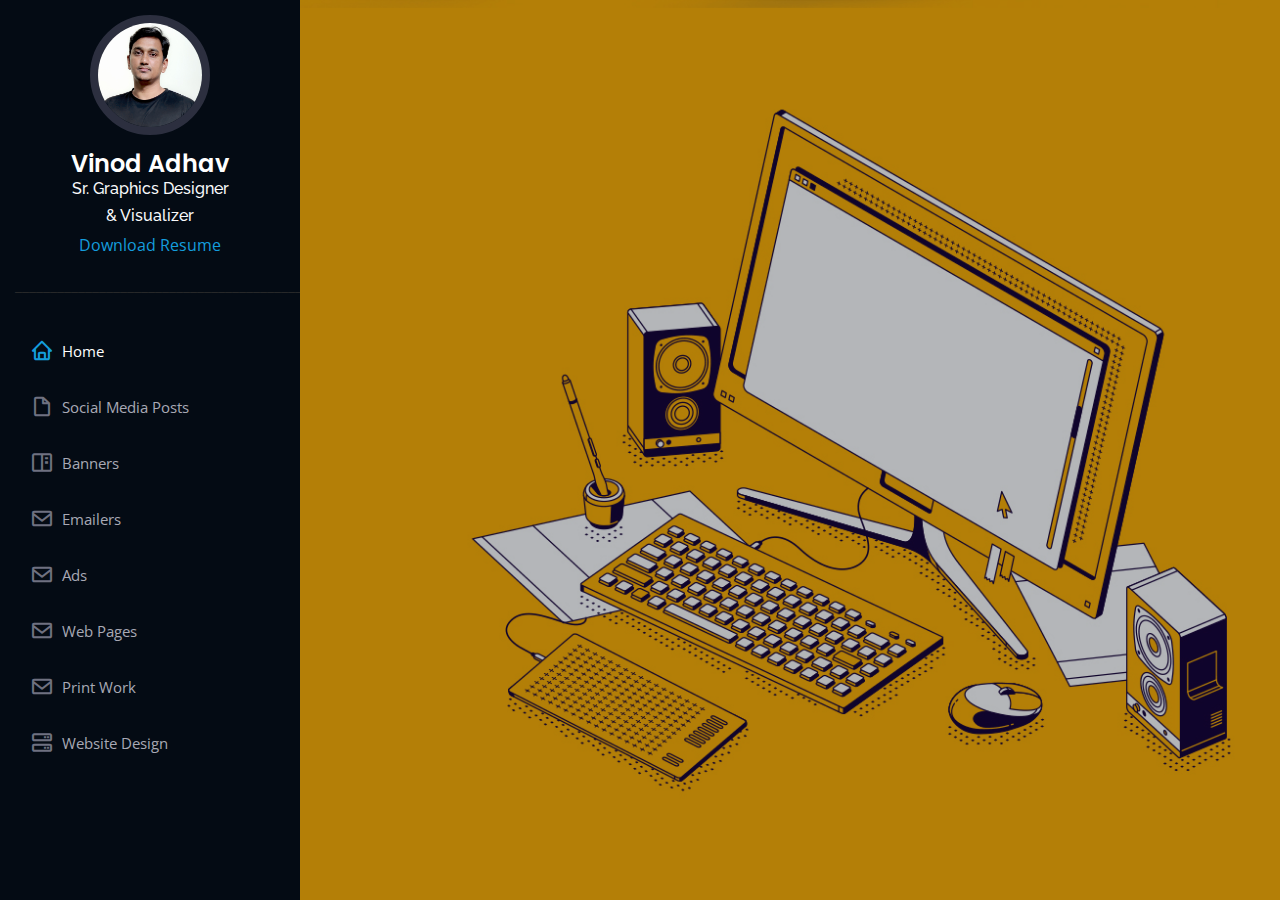
<file: index.html>
<!DOCTYPE html>
<html lang="en">

<head>
  <meta charset="utf-8">
  <meta content="width=device-width, initial-scale=1.0" name="viewport">

  <title>Vinod Adhav</title>
  <meta content="" name="description">
  <meta content="" name="keywords">

  <!-- Favicons -->
  <link href="assets/img/favicon.png" rel="icon">
  <link href="assets/img/apple-touch-icon.png" rel="apple-touch-icon">

  <!-- Google Fonts -->
  <link href="https://fonts.googleapis.com/css?family=Open+Sans:300,300i,400,400i,600,600i,700,700i|Raleway:300,300i,400,400i,500,500i,600,600i,700,700i|Poppins:300,300i,400,400i,500,500i,600,600i,700,700i" rel="stylesheet">

  <!-- Vendor CSS Files -->
  <link href="assets/vendor/aos/aos.css" rel="stylesheet">
  <link href="assets/vendor/bootstrap/css/bootstrap.min.css" rel="stylesheet">
  <link href="assets/vendor/bootstrap-icons/bootstrap-icons.css" rel="stylesheet">
  <link href="assets/vendor/boxicons/css/boxicons.min.css" rel="stylesheet">
  <link href="assets/vendor/glightbox/css/glightbox.min.css" rel="stylesheet">
  <link href="assets/vendor/swiper/swiper-bundle.min.css" rel="stylesheet">

  <!-- Template Main CSS File -->
  <link href="assets/css/style.css" rel="stylesheet">

  <!-- =======================================================
  * Template Name: iPortfolio - v3.10.0
  * Template URL: https://bootstrapmade.com/iportfolio-bootstrap-portfolio-websites-template/
  * Author: BootstrapMade.com
  * License: https://bootstrapmade.com/license/
  ======================================================== -->
</head>

<body>

  <!-- ======= Mobile nav toggle button ======= -->
  <i class="bi bi-list mobile-nav-toggle d-xl-none"></i>

  <!-- ======= Header ======= -->
  <header id="header">
    <div class="d-flex flex-column">

      <div class="profile">
        <img src="assets/img/profile-img.jpg" alt="" class="img-fluid rounded-circle">
        <h1 class="text-light"><a href="index.html">Vinod Adhav</a></h1>
        <h6 class="text-light" style="text-align: center">Sr. Graphics Designer</h6>
        <h6 class="text-light" style="text-align: center"> & Visualizer</h6>
		<div class="resume" style="text-align: center;">
			<a href="assets/img/resume.jpg" download>Download Resume</a>
		</div>
        <div class="social-links mt-3 text-center">
		__________________________________________________________________
		</div>
	
      </div>

      <nav id="navbar" class="nav-menu navbar">
        <ul>
          <li><a href="" class="nav-link scrollto active"><i class="bx bx-home"></i> <span>Home</span></a></li>
          <li><a href="social-media.html" class="nav-link scrollto"><i class="bx bx-file-blank"></i> <span>Social Media Posts</span></a></li>
          <li><a href="banners.html" class="nav-link scrollto"><i class="bx bx-book-content"></i> <span>Banners</span></a></li>
          <li><a href="emailers.html" class="nav-link scrollto"><i class="bx bx-envelope"></i> <span>Emailers</span></a></li>
          <li><a href="ads.html" class="nav-link scrollto"><i class="bx bx-envelope"></i> <span>Ads</span></a></li>
          <li><a href="blogger.html" class="nav-link scrollto"><i class="bx bx-envelope"></i> <span>Web Pages</span></a></li>
          <li><a href="print-work.html" class="nav-link scrollto"><i class="bx bx-envelope"></i> <span>Print Work</span></a></li>
          <li><a href="website-design.html" class="nav-link scrollto"><i class="bx bx-server"></i> <span>Website Design</span></a></li>
        </ul>
      </nav><!-- .nav-menu -->
    </div>
  </header><!-- End Header -->

  <!-- ======= Hero Section ======= -->
  <section id="hero" class="d-flex flex-column justify-content-center align-items-center">
    <!-- <div class="hero-container" data-aos="fade-in">
      <h1>Vinod Adhav</h1>
      <p>I'm <span class="typed" data-typed-items="Designer, Freelancer, Photographer"></span>
	</p>
	  <button type="submit" class="resume-download"> <a href="assets/img//resume.jpg" download>Download Resume</a> </button>
    </div> -->
  </section><!-- End Hero -->

  <main id="main">


  </main><!-- End #main -->


  <a href="#" class="back-to-top d-flex align-items-center justify-content-center"><i class="bi bi-arrow-up-short"></i></a>

  <!-- Vendor JS Files -->
  <script src="assets/vendor/purecounter/purecounter_vanilla.js"></script>
  <script src="assets/vendor/aos/aos.js"></script>
  <script src="assets/vendor/bootstrap/js/bootstrap.bundle.min.js"></script>
  <script src="assets/vendor/glightbox/js/glightbox.min.js"></script>
  <script src="assets/vendor/isotope-layout/isotope.pkgd.min.js"></script>
  <script src="assets/vendor/swiper/swiper-bundle.min.js"></script>
  <script src="assets/vendor/typed.js/typed.min.js"></script>
  <script src="assets/vendor/waypoints/noframework.waypoints.js"></script>
  <script src="assets/vendor/php-email-form/validate.js"></script>
  <script src="https://ajax.googleapis.com/ajax/libs/jquery/1.7.1/jquery.min.js" type="text/javascript"></script>

  <script src="assets/vendor/isotope/isotope.pkgd.js"></script>
  <!-- load jQuery 1.10 -->
<!-- <script type="text/javascript" src="jquery-1.10.js"></script>
<script type="text/javascript">
var jQuery110 = $.noConflict(true);
</script> -->
  <!-- Template Main JS File -->
  <script src="assets/js/main.js"></script>

</body>

</html>
</file>
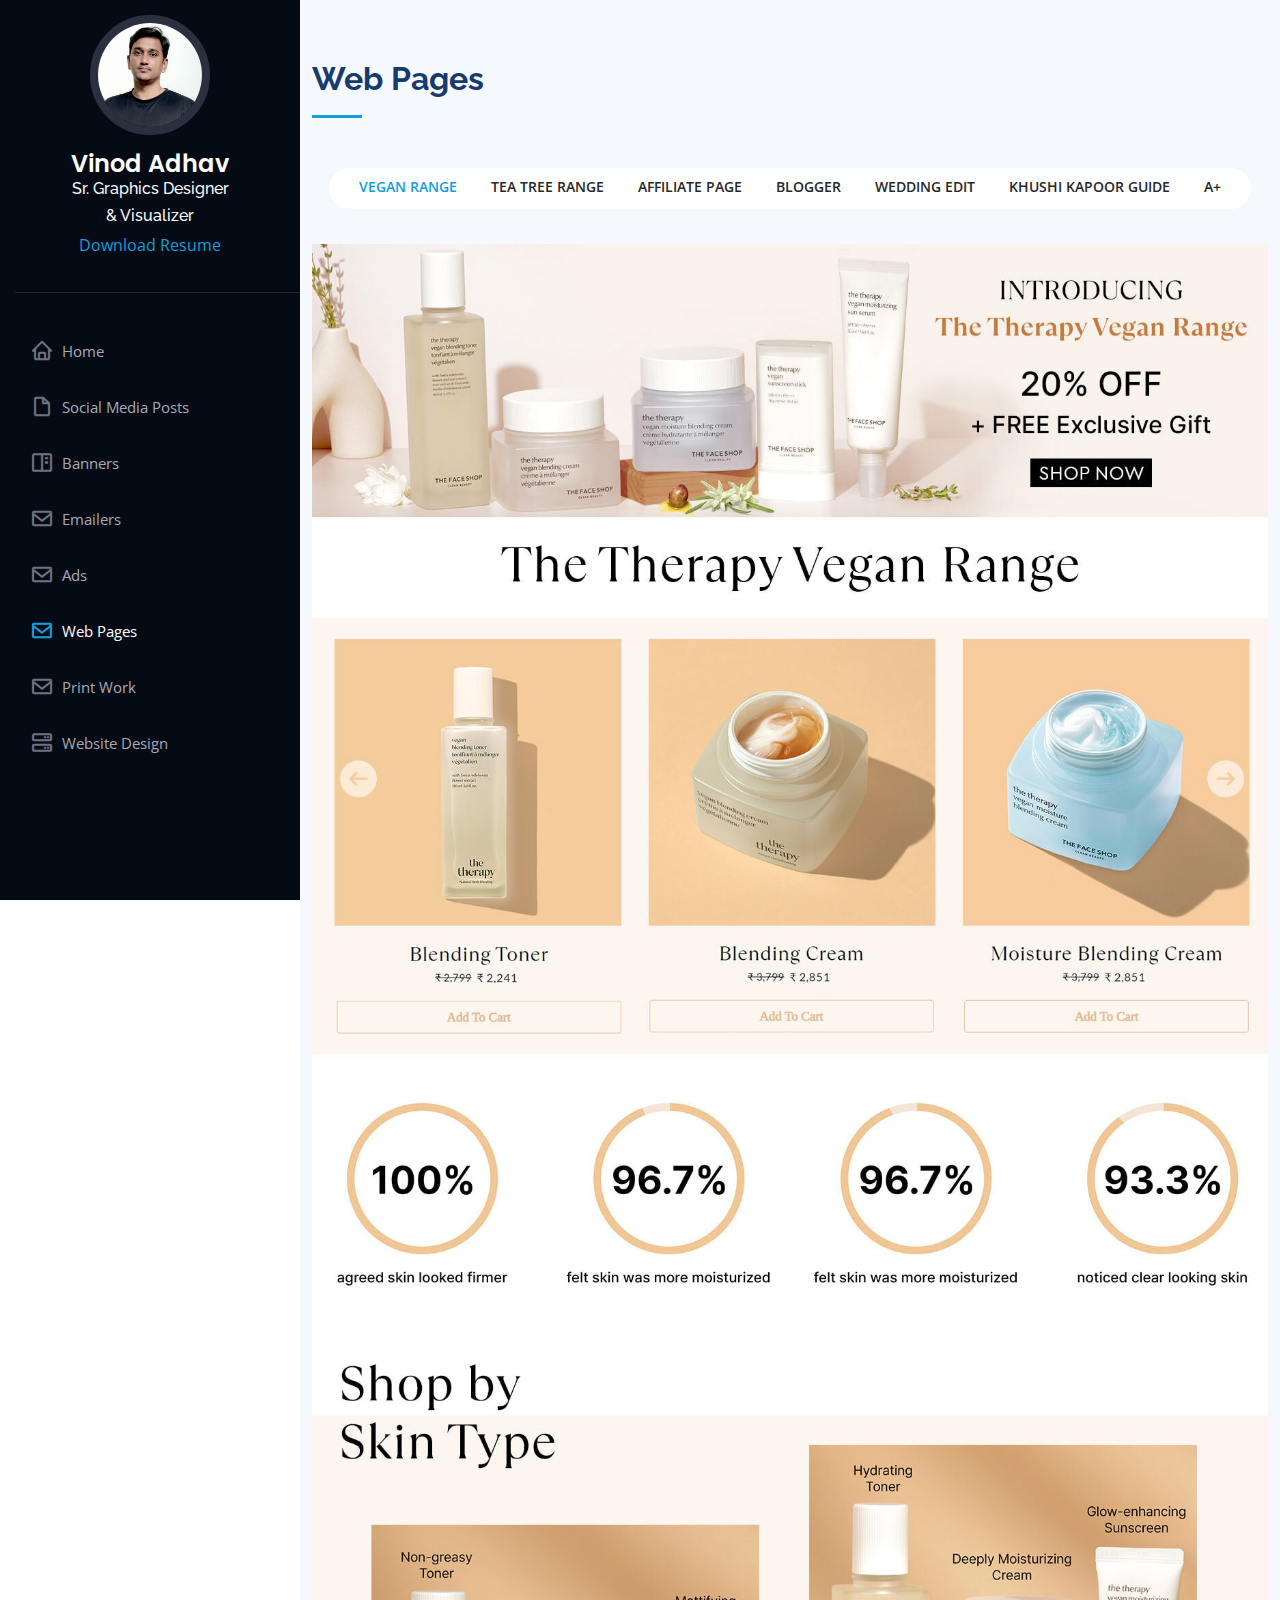
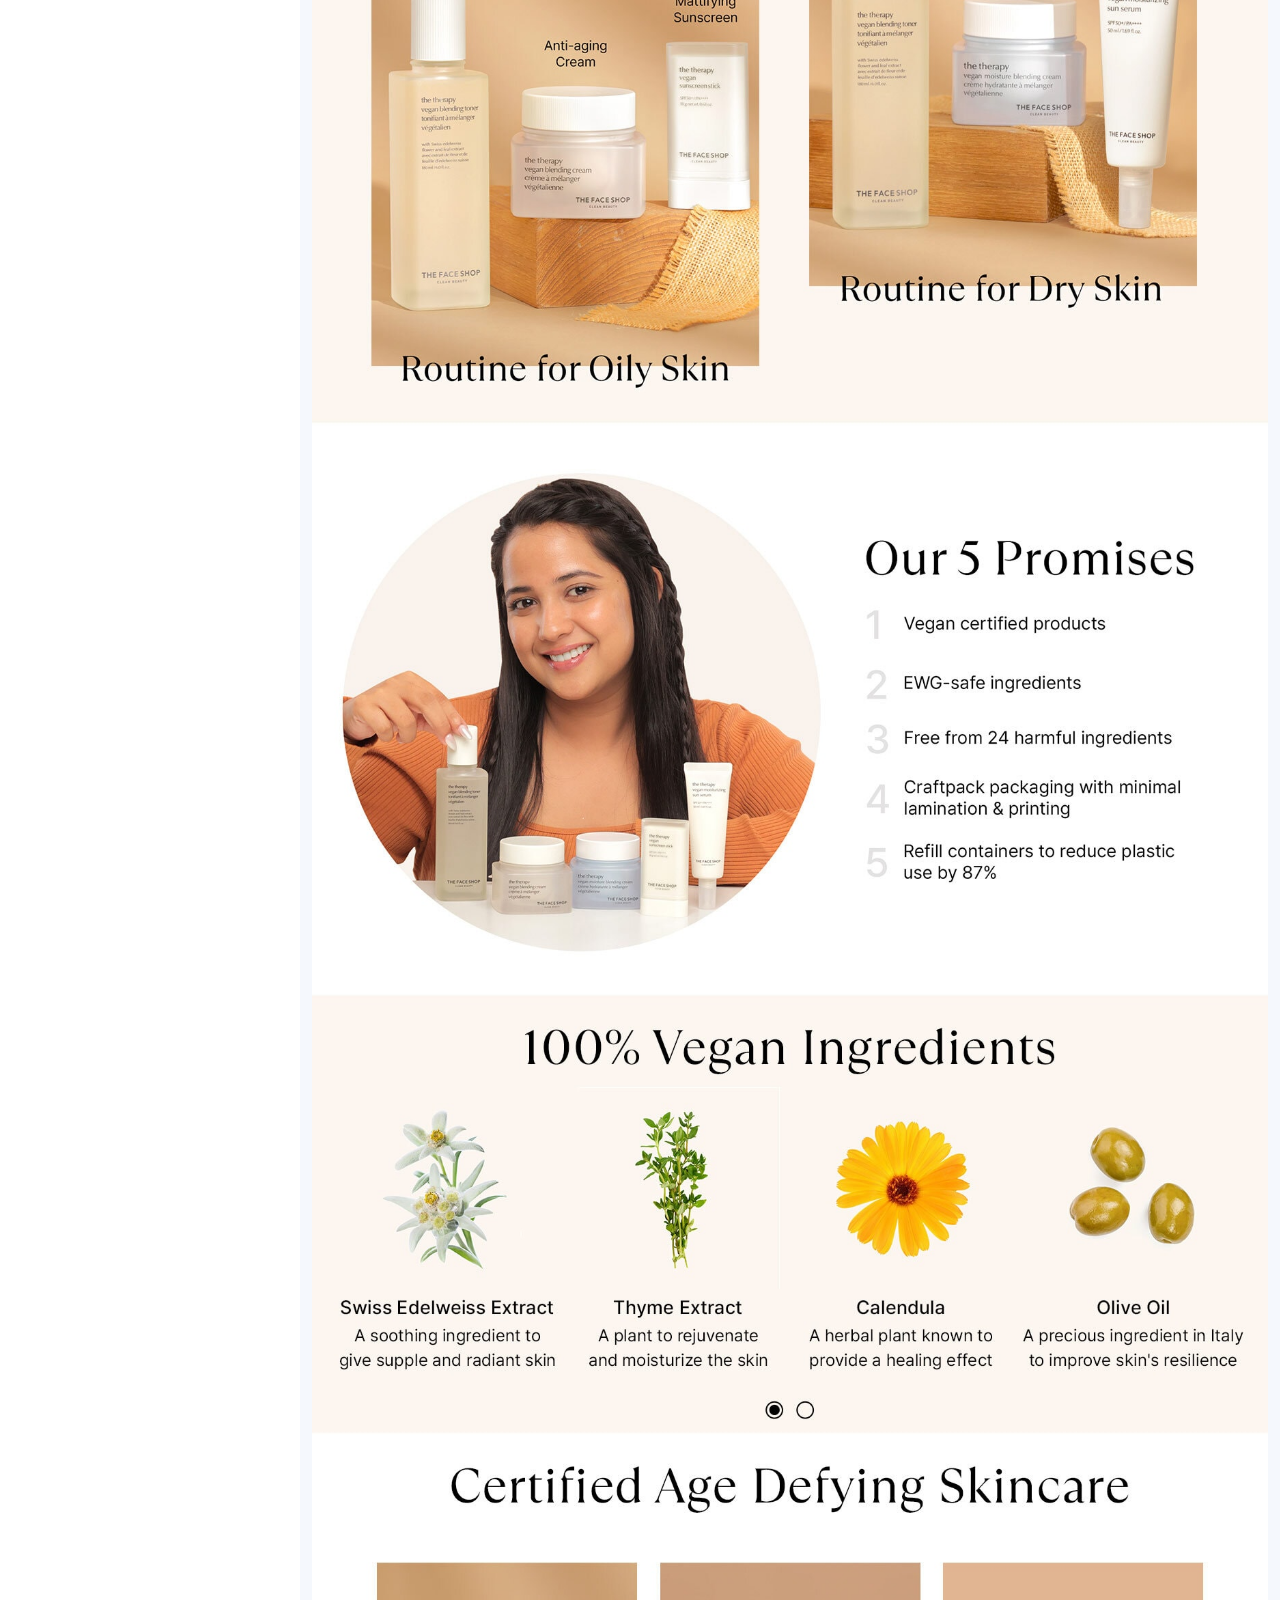
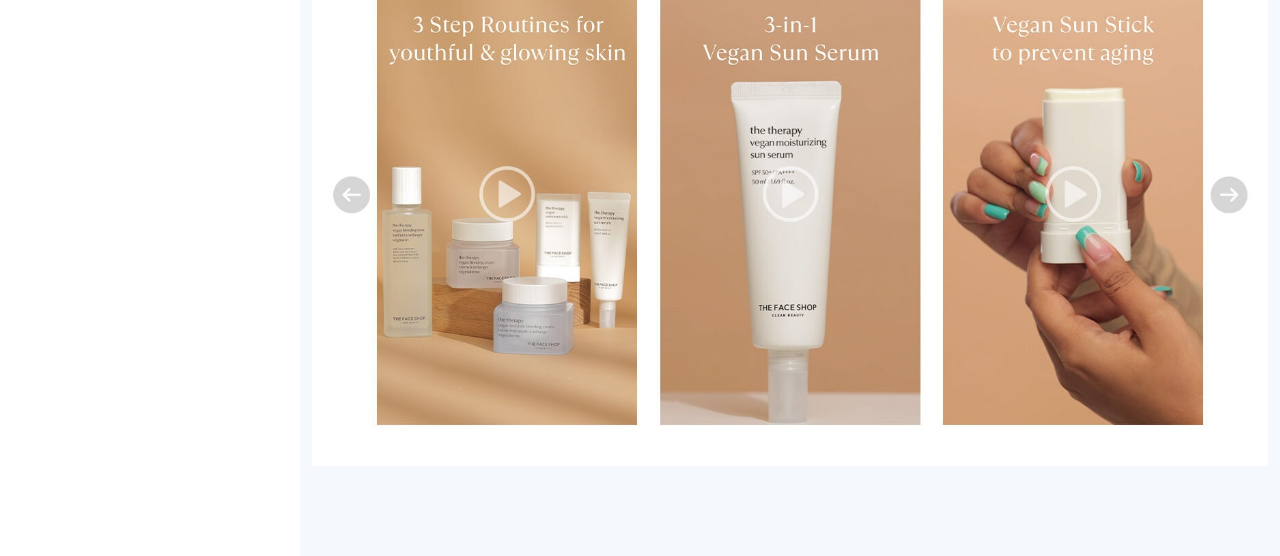
<file: blogger.html>
<!DOCTYPE html>
<html lang="en">

<head>
  <meta charset="utf-8">
  <meta content="width=device-width, initial-scale=1.0" name="viewport">

  <title>Web Pages</title>
  <meta content="" name="description">
  <meta content="" name="keywords">

  <!-- Favicons -->
  <link href="assets/img/favicon.png" rel="icon">
  <link href="assets/img/apple-touch-icon.png" rel="apple-touch-icon">

  <!-- Google Fonts -->
  <link href="https://fonts.googleapis.com/css?family=Open+Sans:300,300i,400,400i,600,600i,700,700i|Raleway:300,300i,400,400i,500,500i,600,600i,700,700i|Poppins:300,300i,400,400i,500,500i,600,600i,700,700i" rel="stylesheet">

  <!-- Vendor CSS Files -->
  <link href="assets/vendor/aos/aos.css" rel="stylesheet">
  <link href="assets/vendor/bootstrap/css/bootstrap.min.css" rel="stylesheet">
  <link href="assets/vendor/bootstrap-icons/bootstrap-icons.css" rel="stylesheet">
  <link href="assets/vendor/boxicons/css/boxicons.min.css" rel="stylesheet">
  <link href="assets/vendor/glightbox/css/glightbox.min.css" rel="stylesheet">
  <link href="assets/vendor/swiper/swiper-bundle.min.css" rel="stylesheet">

  <!-- Template Main CSS File -->
  <link href="assets/css/style.css" rel="stylesheet">

  <!-- =======================================================
  * Template Name: iPortfolio - v3.10.0
  * Template URL: https://bootstrapmade.com/iportfolio-bootstrap-portfolio-websites-template/
  * Author: BootstrapMade.com
  * License: https://bootstrapmade.com/license/
  ======================================================== -->
</head>

<body>

  <!-- ======= Mobile nav toggle button ======= -->
  <i class="bi bi-list mobile-nav-toggle d-xl-none"></i>

  <!-- ======= Header ======= -->
  <header id="header">
    <div class="d-flex flex-column">

		<div class="profile">
			<img src="assets/img/profile-img.jpg" alt="" class="img-fluid rounded-circle">
			<h1 class="text-light"><a href="index.html">Vinod Adhav</a></h1>
			<h6 class="text-light" style="text-align: center">Sr. Graphics Designer</h6>
			<h6 class="text-light" style="text-align: center"> & Visualizer</h6>
			<div class="resume" style="text-align: center;">
				<a href="assets/img/resume.jpg" download>Download Resume</a>
			</div>
			<div class="social-links mt-3 text-center">
			__________________________________________________________________
			</div>
		</div>

      <nav id="navbar" class="nav-menu navbar">
        <ul>
          <li><a href="index.html" class="nav-link scrollto"><i class="bx bx-home"></i> <span>Home</span></a></li>
          <li><a href="social-media.html" class="nav-link scrollto"><i class="bx bx-file-blank"></i> <span>Social Media Posts</span></a></li>
          <li><a href="banners.html" class="nav-link scrollto"><i class="bx bx-book-content"></i> <span>Banners</span></a></li>
          <li><a href="emailers.html" class="nav-link scrollto"><i class="bx bx-envelope"></i> <span>Emailers</span></a></li>
          <li><a href="ads.html" class="nav-link scrollto"><i class="bx bx-envelope"></i> <span>Ads</span></a></li>
          <li><a href="blogger.html" class="nav-link scrollto active"><i class="bx bx-envelope"></i> <span>Web Pages</span></a></li>
          <li><a href="print-work.html" class="nav-link scrollto"><i class="bx bx-envelope"></i> <span>Print Work</span></a></li>
          <li><a href="website-design.html" class="nav-link scrollto"><i class="bx bx-server"></i> <span>Website Design</span></a></li>
        </ul>
      </nav><!-- .nav-menu -->
    </div>
  </header><!-- End Header -->


  <main id="main">

    <!-- ======= Portfolio Section ======= -->
    <section id="portfolio" class="portfolio section-bg">
        <div class="container">
  
          <div class="section-title">
            <h2>Web Pages</h2>
            <!-- <p>Magnam dolores commodi suscipit. Necessitatibus eius consequatur ex aliquid fuga eum quidem. Sit sint consectetur velit. Quisquam quos quisquam cupiditate. Et nemo qui impedit suscipit alias ea. Quia fugiat sit in iste officiis commodi quidem hic quas.</p> -->
          </div>
  
          <div class="row" data-aos="fade-up">
            <div class="col-lg-12 d-flex justify-content-center">
              <ul id="portfolio-flters">
                <li data-filter=".new" class="filter-active">Vegan Range</li>
                <li data-filter=".new_launch2" class="new_launch2">Tea Tree Range</li>
                <li data-filter=".affiliate_page" class="affiliate_page">Affiliate Page</li>
				<li data-filter=".faceshop" class="faceshop">Blogger</li>
                <li data-filter=".wedding_edit" class="wedding_edit">Wedding Edit</li>
                <li data-filter=".rice_ingredient" class="rice_ingredient">Khushi Kapoor Guide</li>
                <li data-filter=".aplus" class="aplus">A+</li>
              </ul>
            </div>
          </div>
  
          <div class="row portfolio-container" data-aos="fade-up" data-aos-delay="100" id="show_faceshop">
  
			<div class="col-md-6 col-lg-12 portfolio-item new"> 
				<div class="portfolio-wrap">
					<img src="assets/img/bloggers/new_launch1.jpg" class="img-fluid" alt="desiner work">            
				</div>
			</div> 

			<div class="col-md-6 col-lg-12 portfolio-item new_launch2"> 
				<div class="portfolio-wrap">
					<img src="assets/img/bloggers/new_launch2.jpg" class="img-fluid" alt="desiner work">            
				</div>
			</div> 

			<div class="col-md-6 col-lg-12 portfolio-item affiliate_page"> 
				<div class="portfolio-wrap">
					<img src="assets/img/bloggers/affiliate_page.jpg" class="img-fluid" alt="desiner work">            
				</div>
			</div> 

			<div class="col-md-6 col-lg-12 portfolio-item faceshop"> 
				<div class="portfolio-wrap">
					<img src="assets/img/bloggers/face_shop/1.gif" class="img-fluid" alt="desiner work">            
				</div>
			</div> 
			<div class="col-md-6 col-lg-12 portfolio-item faceshop"> 
				<div class="portfolio-wrap">
					<img src="assets/img/bloggers/face_shop/2.jpg" class="img-fluid" alt="desiner work">            
				</div>
			</div> 
			<div class="col-md-6 col-lg-12 portfolio-item faceshop"> 
				<div class="portfolio-wrap">
					<img src="assets/img/bloggers/face_shop/3.gif" class="img-fluid" alt="desiner work">            
				</div>
			</div> 
			<div class="col-md-6 col-lg-12 portfolio-item faceshop"> 
				<div class="portfolio-wrap">
					<img src="assets/img/bloggers/face_shop/4.jpg" class="img-fluid" alt="desiner work">            
				</div>
			</div> 
			<div class="col-md-6 col-lg-12 portfolio-item faceshop"> 
				<div class="portfolio-wrap">
					<img src="assets/img/bloggers/face_shop/5.jpg" class="img-fluid" alt="desiner work">            
				</div>
			</div> 
			<div class="col-md-6 col-lg-12 portfolio-item faceshop"> 
				<div class="portfolio-wrap">
					<img src="assets/img/bloggers/face_shop/6.gif" class="img-fluid" alt="desiner work">            
				</div>
			</div> 
			<div class="col-md-6 col-lg-12 portfolio-item rice_ingredient"> 
				<div class="portfolio-wrap">
					<img src="assets/img/bloggers/khushi_kapoor/Khushi-kapoor-guide.jpg" class="img-fluid" alt="desiner work">            
				</div>
			</div> 
			<div class="col-md-6 col-lg-6 portfolio-item aplus"> 
				<div class="portfolio-wrap">
					<img src="assets/img/bloggers/aplus/1.jpg" class="img-fluid" alt="desiner work">            
				</div>
			</div> 
			<div class="col-md-6 col-lg-6 portfolio-item aplus"> 
				<div class="portfolio-wrap">
					<img src="assets/img/bloggers/aplus/2.jpg" class="img-fluid" alt="desiner work">            
				</div>
			</div> 
			<div class="col-md-6 col-lg-12 portfolio-item wedding_edit"> 
				<div class="portfolio-wrap">
					<img src="assets/img/bloggers/wedding_edit/1.jpg" class="img-fluid" alt="desiner work">            
				</div>
			</div> 
			<div class="col-md-6 col-lg-12 portfolio-item wedding_edit"> 
				<div class="portfolio-wrap">
					<img src="assets/img/bloggers/wedding_edit/2.gif" class="img-fluid" alt="desiner work">            
				</div>
			</div> 
			<div class="col-md-6 col-lg-12 portfolio-item wedding_edit"> 
				<div class="portfolio-wrap">
					<img src="assets/img/bloggers/wedding_edit/3.jpg" class="img-fluid" alt="desiner work">            
				</div>
			</div> 
			<div class="col-md-6 col-lg-12 portfolio-item wedding_edit"> 
				<div class="portfolio-wrap">
					<img src="assets/img/bloggers/wedding_edit/4.gif" class="img-fluid" alt="desiner work">            
				</div>
			</div> 
			<div class="col-md-6 col-lg-12 portfolio-item wedding_edit"> 
				<div class="portfolio-wrap">
					<img src="assets/img/bloggers/wedding_edit/5.jpg" class="img-fluid" alt="desiner work">            
				</div>
			</div> 
			<div class="col-md-6 col-lg-12 portfolio-item wedding_edit"> 
				<div class="portfolio-wrap">
					<img src="assets/img/bloggers/wedding_edit/6.jpg" class="img-fluid" alt="desiner work">            
				</div>
			</div> 
			<div class="col-md-6 col-lg-12 portfolio-item wedding_edit"> 
				<div class="portfolio-wrap">
					<img src="assets/img/bloggers/wedding_edit/7.jpg" class="img-fluid" alt="desiner work">            
				</div>
			</div> 
			<div class="col-md-6 col-lg-12 portfolio-item wedding_edit"> 
				<div class="portfolio-wrap">
					<img src="assets/img/bloggers/wedding_edit/8.jpg" class="img-fluid" alt="desiner work">            
				</div>
			</div> 
			<div class="col-md-6 col-lg-12 portfolio-item wedding_edit"> 
				<div class="portfolio-wrap">
					<img src="assets/img/bloggers/wedding_edit/9.jpg" class="img-fluid" alt="desiner work">            
				</div>
			</div> 
			<div class="col-md-6 col-lg-12 portfolio-item wedding_edit"> 
				<div class="portfolio-wrap">
					<img src="assets/img/bloggers/wedding_edit/10.jpg" class="img-fluid" alt="desiner work">            
				</div>
			</div> 
			<div class="col-md-6 col-lg-12 portfolio-item wedding_edit"> 
				<div class="portfolio-wrap">
					<img src="assets/img/bloggers/wedding_edit/11.jpg" class="img-fluid" alt="desiner work">            
				</div>
			</div> 
			<div class="col-md-6 col-lg-12 portfolio-item wedding_edit"> 
				<div class="portfolio-wrap">
					<img src="assets/img/bloggers/wedding_edit/12.jpg" class="img-fluid" alt="desiner work">            
				</div>
			</div> 
			<div class="col-md-6 col-lg-12 portfolio-item wedding_edit"> 
				<div class="portfolio-wrap">
					<img src="assets/img/bloggers/wedding_edit/13.jpg" class="img-fluid" alt="desiner work">            
				</div>
			</div> 

          </div>
        </div>
      </section><!-- End Portfolio Section -->
  </main><!-- End #main -->


  <a href="#" class="back-to-top d-flex align-items-center justify-content-center"><i class="bi bi-arrow-up-short"></i></a>

  <!-- Vendor JS Files -->
  <script src="assets/vendor/purecounter/purecounter_vanilla.js"></script>
  <script src="assets/vendor/aos/aos.js"></script>
  <script src="assets/vendor/bootstrap/js/bootstrap.bundle.min.js"></script>
  <script src="assets/vendor/glightbox/js/glightbox.min.js"></script>
  <script src="assets/vendor/isotope-layout/isotope.pkgd.min.js"></script>
  <script src="assets/vendor/swiper/swiper-bundle.min.js"></script>
  <script src="assets/vendor/typed.js/typed.min.js"></script>
  <script src="assets/vendor/waypoints/noframework.waypoints.js"></script>
  <script src="assets/vendor/php-email-form/validate.js"></script>
  <script src="https://ajax.googleapis.com/ajax/libs/jquery/1.7.1/jquery.min.js" type="text/javascript"></script>

  <script src="assets/vendor/isotope/isotope.pkgd.js"></script>
  <!-- Template Main JS File -->
  <script src="assets/js/main.js"></script>

</body>

</html>
<script>
    
</script>
</file>
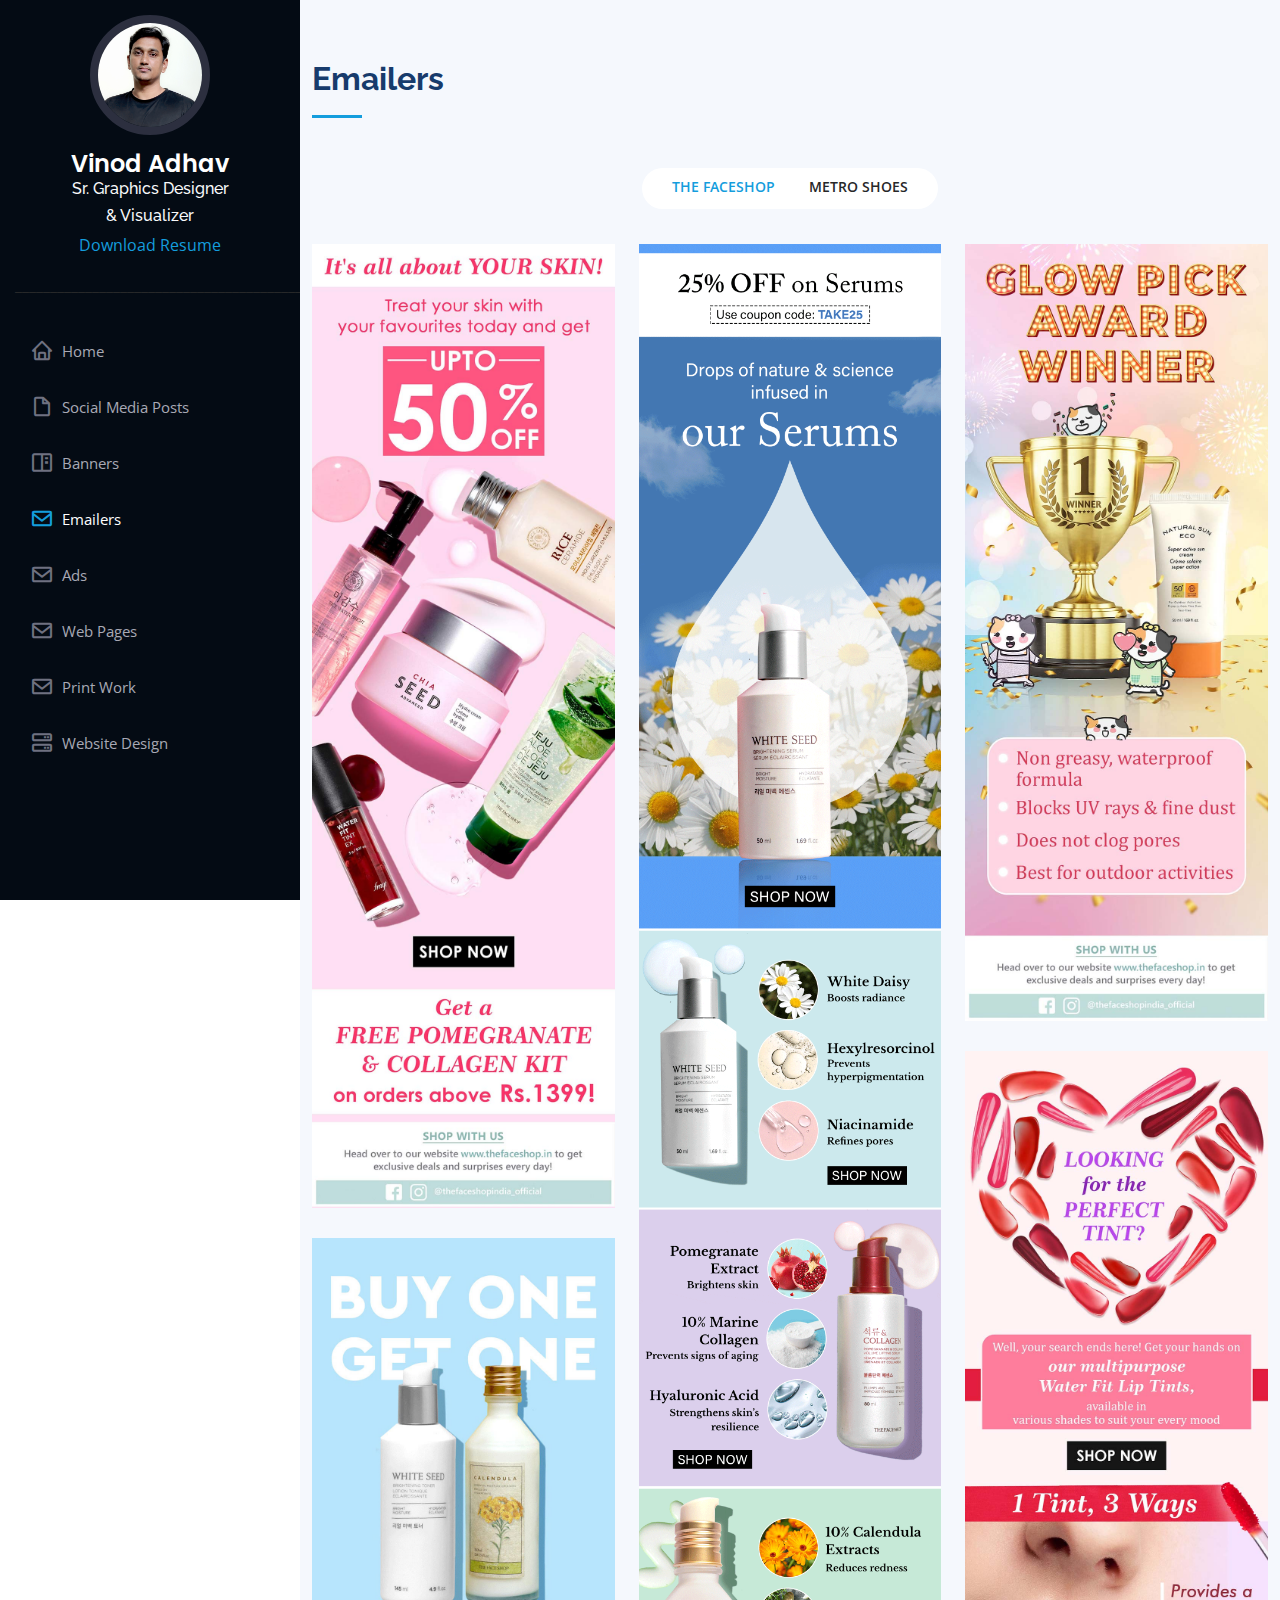
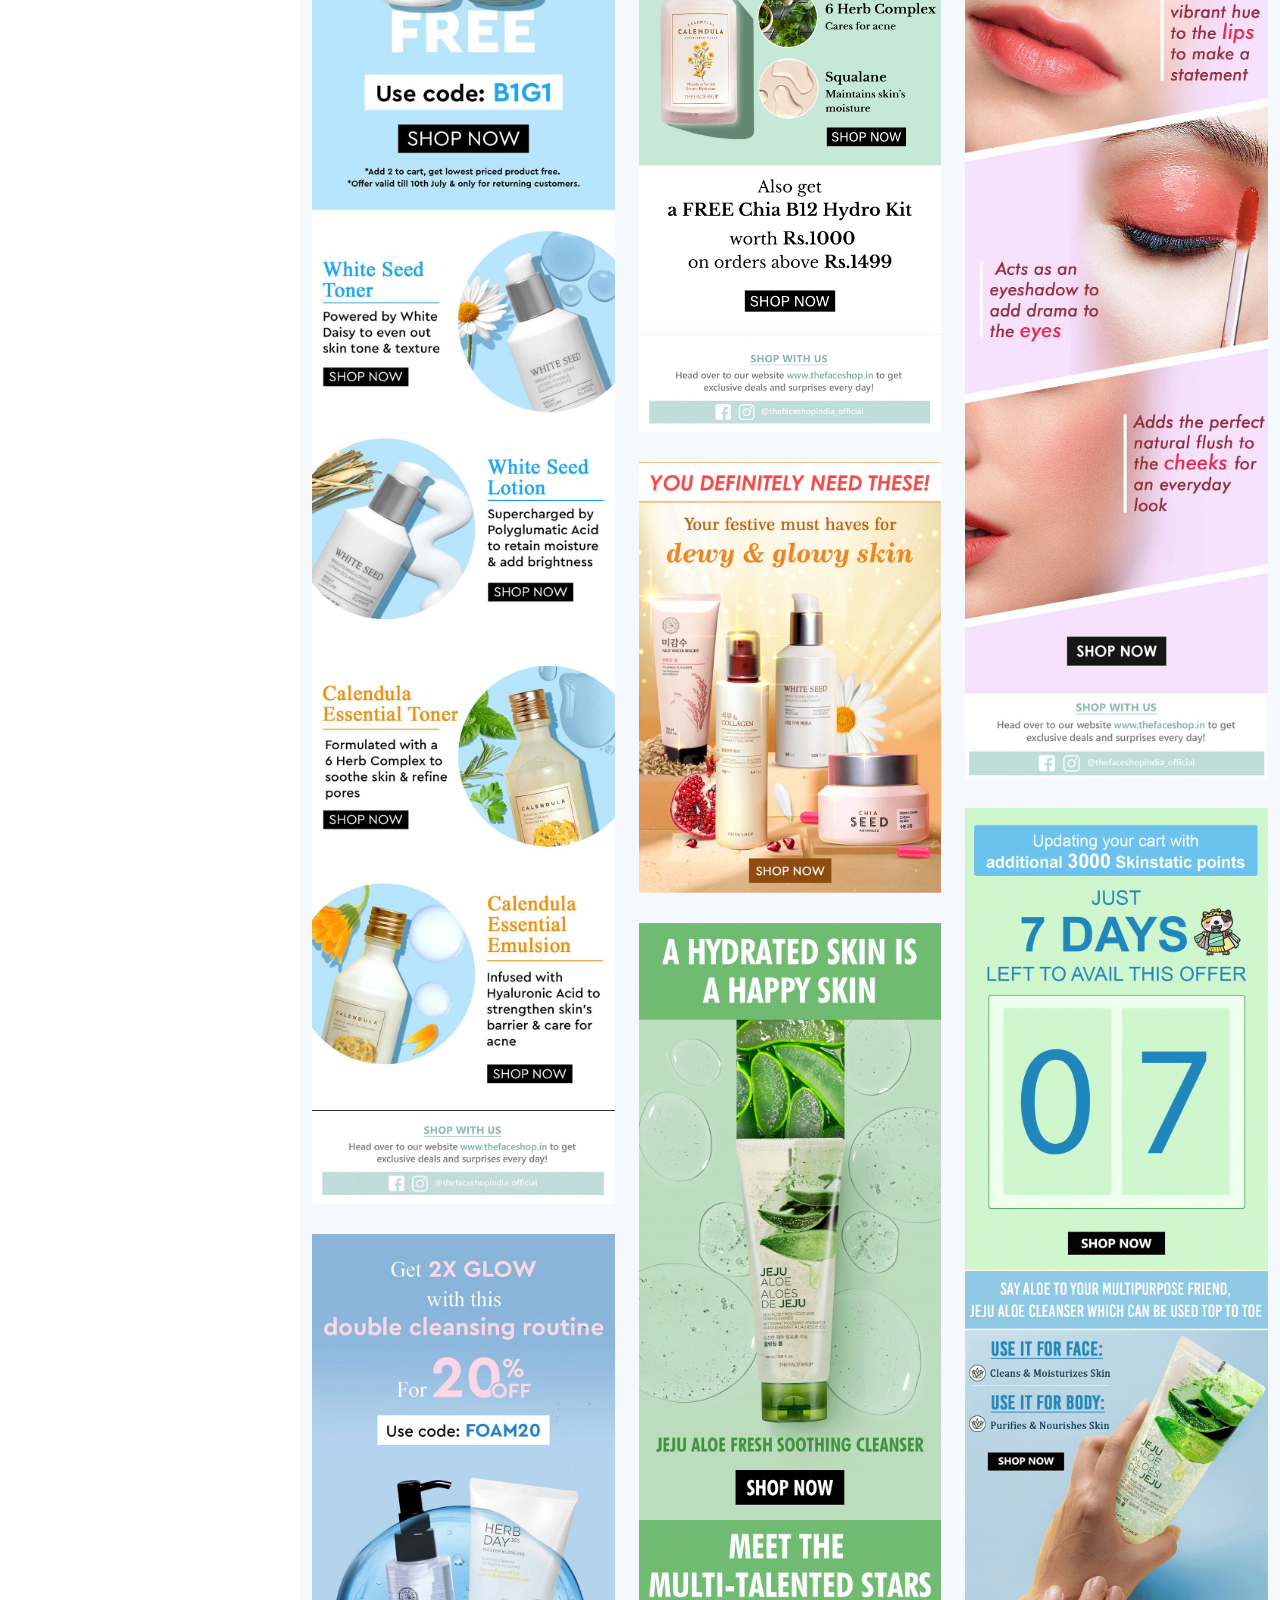
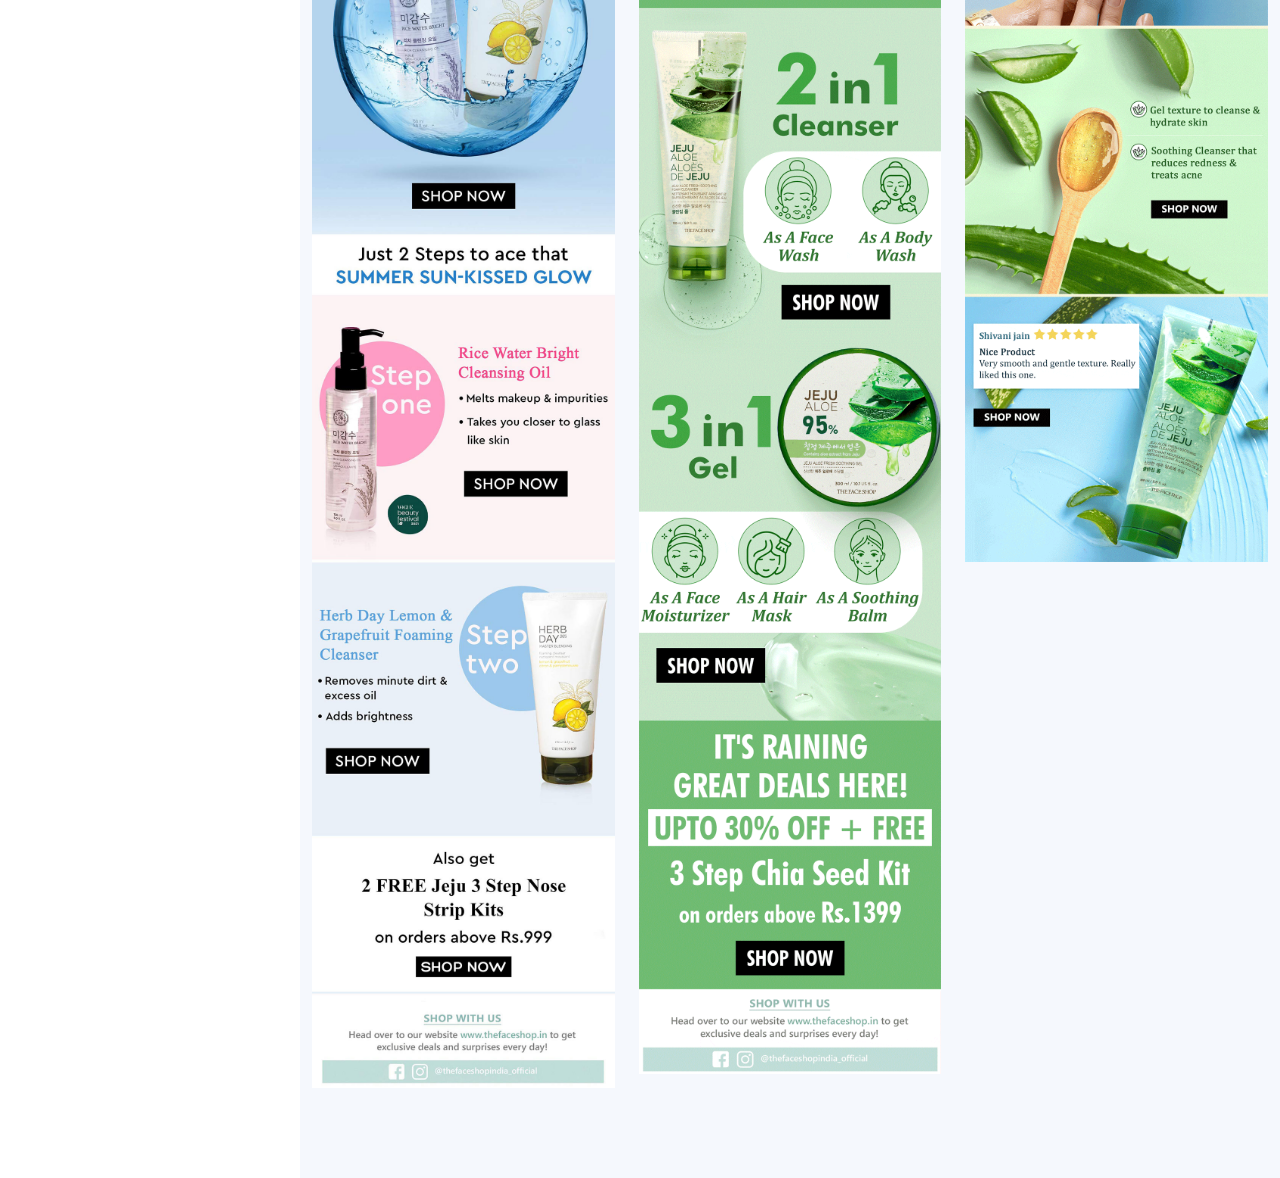
<file: emailers.html>
<!DOCTYPE html>
<html lang="en">

<head>
  <meta charset="utf-8">
  <meta content="width=device-width, initial-scale=1.0" name="viewport">

  <title>Emailers</title>
  <meta content="" name="description">
  <meta content="" name="keywords">

  <!-- Favicons -->
  <link href="assets/img/favicon.png" rel="icon">
  <link href="assets/img/apple-touch-icon.png" rel="apple-touch-icon">

  <!-- Google Fonts -->
  <link href="https://fonts.googleapis.com/css?family=Open+Sans:300,300i,400,400i,600,600i,700,700i|Raleway:300,300i,400,400i,500,500i,600,600i,700,700i|Poppins:300,300i,400,400i,500,500i,600,600i,700,700i" rel="stylesheet">

  <!-- Vendor CSS Files -->
  <link href="assets/vendor/aos/aos.css" rel="stylesheet">
  <link href="assets/vendor/bootstrap/css/bootstrap.min.css" rel="stylesheet">
  <link href="assets/vendor/bootstrap-icons/bootstrap-icons.css" rel="stylesheet">
  <link href="assets/vendor/boxicons/css/boxicons.min.css" rel="stylesheet">
  <link href="assets/vendor/glightbox/css/glightbox.min.css" rel="stylesheet">
  <link href="assets/vendor/swiper/swiper-bundle.min.css" rel="stylesheet">

  <!-- Template Main CSS File -->
  <link href="assets/css/style.css" rel="stylesheet">

  <!-- =======================================================
  * Template Name: iPortfolio - v3.10.0
  * Template URL: https://bootstrapmade.com/iportfolio-bootstrap-portfolio-websites-template/
  * Author: BootstrapMade.com
  * License: https://bootstrapmade.com/license/
  ======================================================== -->
</head>

<body>

  <!-- ======= Mobile nav toggle button ======= -->
  <i class="bi bi-list mobile-nav-toggle d-xl-none"></i>

  <!-- ======= Header ======= -->
  <header id="header">
    <div class="d-flex flex-column">

      <div class="profile">
        <img src="assets/img/profile-img.jpg" alt="" class="img-fluid rounded-circle">
        <h1 class="text-light"><a href="index.html">Vinod Adhav</a></h1>
        <h6 class="text-light" style="text-align: center">Sr. Graphics Designer</h6>
        <h6 class="text-light" style="text-align: center"> & Visualizer</h6>
        <div class="resume" style="text-align: center;">
          <a href="assets/img/resume.jpg" download>Download Resume</a>
        </div>
        <div class="social-links mt-3 text-center">
		__________________________________________________________________
        </div>
      </div>

      <nav id="navbar" class="nav-menu navbar">
        <ul>
          <li><a href="index.html" class="nav-link scrollto"><i class="bx bx-home"></i> <span>Home</span></a></li>
          <li><a href="social-media.html" class="nav-link scrollto"><i class="bx bx-file-blank"></i> <span>Social Media Posts</span></a></li>
          <li><a href="banners.html" class="nav-link scrollto"><i class="bx bx-book-content"></i> <span>Banners</span></a></li>
          <li><a href="emailers.html" class="nav-link scrollto active"><i class="bx bx-envelope"></i> <span>Emailers</span></a></li>
          <li><a href="ads.html" class="nav-link scrollto"><i class="bx bx-envelope"></i> <span>Ads</span></a></li>
          <li><a href="blogger.html" class="nav-link scrollto"><i class="bx bx-envelope"></i> <span>Web Pages</span></a></li>
          <li><a href="print-work.html" class="nav-link scrollto"><i class="bx bx-envelope"></i> <span>Print Work</span></a></li>
          <li><a href="website-design.html" class="nav-link scrollto"><i class="bx bx-server"></i> <span>Website Design</span></a></li>
        </ul>
      </nav><!-- .nav-menu -->
    </div>
  </header><!-- End Header -->


  <main id="main">

    <!-- ======= Portfolio Section ======= -->
    <section id="portfolio" class="portfolio section-bg">
        <div class="container">
  
          <div class="section-title">
            <h2>Emailers</h2>
            <!-- <p>Magnam dolores commodi suscipit. Necessitatibus eius consequatur ex aliquid fuga eum quidem. Sit sint consectetur velit. Quisquam quos quisquam cupiditate. Et nemo qui impedit suscipit alias ea. Quia fugiat sit in iste officiis commodi quidem hic quas.</p> -->
          </div>
  
          <div class="row" data-aos="fade-up">
            <div class="col-lg-12 d-flex justify-content-center">
              <ul id="portfolio-flters">
                <li data-filter=".new" class="filter-active faceshop">The FaceShop</li>
                <li data-filter=".metro_shoes" class="metro_shoes">Metro Shoes</li>
              </ul>
            </div>
          </div>
  
          <div class="row portfolio-container" data-aos="fade-up" data-aos-delay="100" id="show_faceshop">
 
			<div class="col-md-6 col-lg-4 portfolio-item new"> 
				<div class="portfolio-wrap">
					<img src="assets/img/emailers/face_shop/1.jpg" class="img-fluid" alt="desiner work">            
				</div>
			</div> 
			<div class="col-md-6 col-lg-4 portfolio-item new"> 
				<div class="portfolio-wrap">
					<img src="assets/img/emailers/face_shop/2.gif" class="img-fluid" alt="desiner work">            
				</div>
			</div> 
			<div class="col-md-6 col-lg-4 portfolio-item new"> 
				<div class="portfolio-wrap">
					<img src="assets/img/emailers/face_shop/3.jpg" class="img-fluid" alt="desiner work">            
				</div>
			</div> 
			<div class="col-md-6 col-lg-4 portfolio-item new"> 
				<div class="portfolio-wrap">
					<img src="assets/img/emailers/face_shop/4.jpg" class="img-fluid" alt="desiner work">            
				</div>
			</div> 
			<div class="col-md-6 col-lg-4 portfolio-item new"> 
				<div class="portfolio-wrap">
					<img src="assets/img/emailers/face_shop/5.jpg" class="img-fluid" alt="desiner work">            
				</div>
			</div> 
			<div class="col-md-6 col-lg-4 portfolio-item new"> 
				<div class="portfolio-wrap">
					<img src="assets/img/emailers/face_shop/6.jpg" class="img-fluid" alt="desiner work">            
				</div>
			</div> 
			<div class="col-md-6 col-lg-4 portfolio-item new"> 
				<div class="portfolio-wrap">
					<img src="assets/img/emailers/face_shop/7.gif" class="img-fluid" alt="desiner work">            
				</div>
			</div> 
      <div class="col-md-6 col-lg-4 portfolio-item new"> 
				<div class="portfolio-wrap">
					<img src="assets/img/emailers/face_shop/9.gif" class="img-fluid" alt="desiner work">            
				</div>
			</div> 
      <div class="col-md-6 col-lg-4 portfolio-item new"> 
				<div class="portfolio-wrap">
					<img src="assets/img/emailers/face_shop/10.jpg" class="img-fluid" alt="desiner work">            
				</div>
			</div> 
			<div class="col-md-6 col-lg-4 portfolio-item metro_shoes"> 
				<div class="portfolio-wrap">
					<img src="assets/img/emailers/Metro_shoes/1.jpg" class="img-fluid" alt="desiner work">            
				</div>
			</div> 
			<div class="col-md-6 col-lg-4 portfolio-item metro_shoes"> 
				<div class="portfolio-wrap">
					<img src="assets/img/emailers/Metro_shoes/2.jpg" class="img-fluid" alt="desiner work">            
				</div>
			</div> 
			<div class="col-md-6 col-lg-4 portfolio-item metro_shoes"> 
				<div class="portfolio-wrap">
					<img src="assets/img/emailers/Metro_shoes/3.jpg" class="img-fluid" alt="desiner work">            
				</div>
			</div> 
			<div class="col-md-6 col-lg-4 portfolio-item metro_shoes"> 
				<div class="portfolio-wrap">
					<img src="assets/img/emailers/Metro_shoes/4.gif" class="img-fluid" alt="desiner work">            
				</div>
			</div> 
			<div class="col-md-6 col-lg-4 portfolio-item metro_shoes"> 
				<div class="portfolio-wrap">
					<img src="assets/img/emailers/Metro_shoes/5.jpg" class="img-fluid" alt="desiner work">            
				</div>
			</div> 
			<div class="col-md-6 col-lg-4 portfolio-item metro_shoes"> 
				<div class="portfolio-wrap">
					<img src="assets/img/emailers/Metro_shoes/6.jpg" class="img-fluid" alt="desiner work">            
				</div>
			</div> 
		   

          </div>
        </div>
      </section><!-- End Portfolio Section -->
  </main><!-- End #main -->


  <a href="#" class="back-to-top d-flex align-items-center justify-content-center"><i class="bi bi-arrow-up-short"></i></a>

  <!-- Vendor JS Files -->
  <script src="assets/vendor/purecounter/purecounter_vanilla.js"></script>
  <script src="assets/vendor/aos/aos.js"></script>
  <script src="assets/vendor/bootstrap/js/bootstrap.bundle.min.js"></script>
  <script src="assets/vendor/glightbox/js/glightbox.min.js"></script>
  <script src="assets/vendor/isotope-layout/isotope.pkgd.min.js"></script>
  <script src="assets/vendor/swiper/swiper-bundle.min.js"></script>
  <script src="assets/vendor/typed.js/typed.min.js"></script>
  <script src="assets/vendor/waypoints/noframework.waypoints.js"></script>
  <script src="assets/vendor/php-email-form/validate.js"></script>
  <script src="https://ajax.googleapis.com/ajax/libs/jquery/1.7.1/jquery.min.js" type="text/javascript"></script>

  <script src="assets/vendor/isotope/isotope.pkgd.js"></script>
  <!-- Template Main JS File -->
  <script src="assets/js/main.js"></script>

</body>

</html>
<script>
    
</script>
</file>
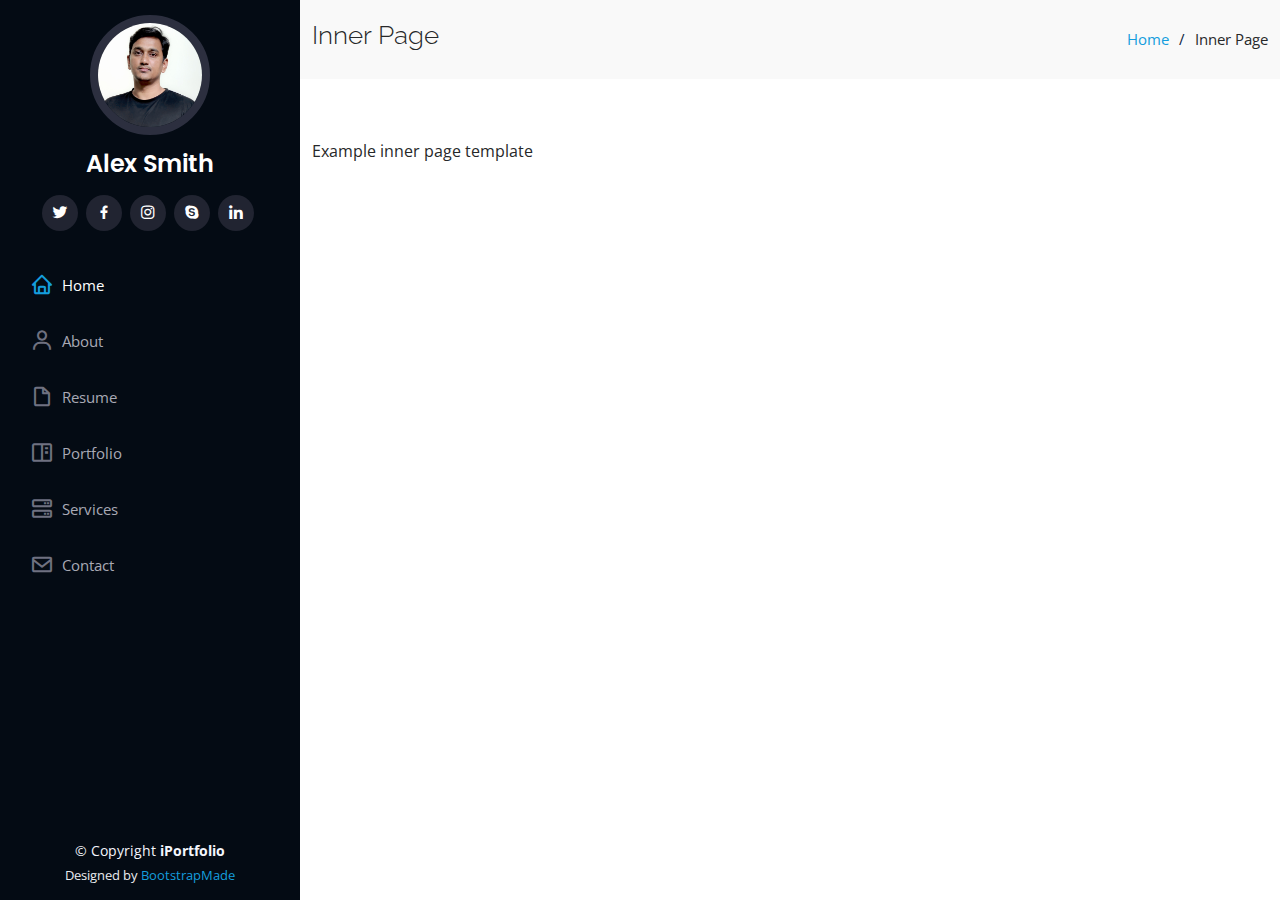
<file: inner-page.html>
<!DOCTYPE html>
<html lang="en">

<head>
  <meta charset="utf-8">
  <meta content="width=device-width, initial-scale=1.0" name="viewport">

  <title>Inner Page - iPortfolio Bootstrap Template</title>
  <meta content="" name="description">
  <meta content="" name="keywords">

  <!-- Favicons -->
  <link href="assets/img/favicon.png" rel="icon">
  <link href="assets/img/apple-touch-icon.png" rel="apple-touch-icon">

  <!-- Google Fonts -->
  <link href="https://fonts.googleapis.com/css?family=Open+Sans:300,300i,400,400i,600,600i,700,700i|Raleway:300,300i,400,400i,500,500i,600,600i,700,700i|Poppins:300,300i,400,400i,500,500i,600,600i,700,700i" rel="stylesheet">

  <!-- Vendor CSS Files -->
  <link href="assets/vendor/aos/aos.css" rel="stylesheet">
  <link href="assets/vendor/bootstrap/css/bootstrap.min.css" rel="stylesheet">
  <link href="assets/vendor/bootstrap-icons/bootstrap-icons.css" rel="stylesheet">
  <link href="assets/vendor/boxicons/css/boxicons.min.css" rel="stylesheet">
  <link href="assets/vendor/glightbox/css/glightbox.min.css" rel="stylesheet">
  <link href="assets/vendor/swiper/swiper-bundle.min.css" rel="stylesheet">

  <!-- Template Main CSS File -->
  <link href="assets/css/style.css" rel="stylesheet">

  <!-- =======================================================
  * Template Name: iPortfolio - v3.10.0
  * Template URL: https://bootstrapmade.com/iportfolio-bootstrap-portfolio-websites-template/
  * Author: BootstrapMade.com
  * License: https://bootstrapmade.com/license/
  ======================================================== -->
</head>

<body>

  <!-- ======= Mobile nav toggle button ======= -->
  <i class="bi bi-list mobile-nav-toggle d-xl-none"></i>

  <!-- ======= Header ======= -->
  <header id="header">
    <div class="d-flex flex-column">

      <div class="profile">
        <img src="assets/img/profile-img.jpg" alt="" class="img-fluid rounded-circle">
        <h1 class="text-light"><a href="index.html">Alex Smith</a></h1>
        <div class="social-links mt-3 text-center">
          <a href="#" class="twitter"><i class="bx bxl-twitter"></i></a>
          <a href="#" class="facebook"><i class="bx bxl-facebook"></i></a>
          <a href="#" class="instagram"><i class="bx bxl-instagram"></i></a>
          <a href="#" class="google-plus"><i class="bx bxl-skype"></i></a>
          <a href="#" class="linkedin"><i class="bx bxl-linkedin"></i></a>
        </div>
      </div>

      <nav id="navbar" class="nav-menu navbar">
        <ul>
          <li><a href="#hero" class="nav-link scrollto active"><i class="bx bx-home"></i> <span>Home</span></a></li>
          <li><a href="#about" class="nav-link scrollto"><i class="bx bx-user"></i> <span>About</span></a></li>
          <li><a href="#resume" class="nav-link scrollto"><i class="bx bx-file-blank"></i> <span>Resume</span></a></li>
          <li><a href="#portfolio" class="nav-link scrollto"><i class="bx bx-book-content"></i> <span>Portfolio</span></a></li>
          <li><a href="#services" class="nav-link scrollto"><i class="bx bx-server"></i> <span>Services</span></a></li>
          <li><a href="#contact" class="nav-link scrollto"><i class="bx bx-envelope"></i> <span>Contact</span></a></li>
        </ul>
      </nav><!-- .nav-menu -->
    </div>
  </header><!-- End Header -->

  <main id="main">

    <!-- ======= Breadcrumbs ======= -->
    <section class="breadcrumbs">
      <div class="container">

        <div class="d-flex justify-content-between align-items-center">
          <h2>Inner Page</h2>
          <ol>
            <li><a href="index.html">Home</a></li>
            <li>Inner Page</li>
          </ol>
        </div>

      </div>
    </section><!-- End Breadcrumbs -->

    <section class="inner-page">
      <div class="container">
        <p>
          Example inner page template
        </p>
      </div>
    </section>

  </main><!-- End #main -->

  <!-- ======= Footer ======= -->
  <footer id="footer">
    <div class="container">
      <div class="copyright">
        &copy; Copyright <strong><span>iPortfolio</span></strong>
      </div>
      <div class="credits">
        <!-- All the links in the footer should remain intact. -->
        <!-- You can delete the links only if you purchased the pro version. -->
        <!-- Licensing information: https://bootstrapmade.com/license/ -->
        <!-- Purchase the pro version with working PHP/AJAX contact form: https://bootstrapmade.com/iportfolio-bootstrap-portfolio-websites-template/ -->
        Designed by <a href="https://bootstrapmade.com/">BootstrapMade</a>
      </div>
    </div>
  </footer><!-- End  Footer -->

  <a href="#" class="back-to-top d-flex align-items-center justify-content-center"><i class="bi bi-arrow-up-short"></i></a>

  <!-- Vendor JS Files -->
  <script src="assets/vendor/purecounter/purecounter_vanilla.js"></script>
  <script src="assets/vendor/aos/aos.js"></script>
  <script src="assets/vendor/bootstrap/js/bootstrap.bundle.min.js"></script>
  <script src="assets/vendor/glightbox/js/glightbox.min.js"></script>
  <script src="assets/vendor/isotope-layout/isotope.pkgd.min.js"></script>
  <script src="assets/vendor/swiper/swiper-bundle.min.js"></script>
  <script src="assets/vendor/typed.js/typed.min.js"></script>
  <script src="assets/vendor/waypoints/noframework.waypoints.js"></script>
  <script src="assets/vendor/php-email-form/validate.js"></script>

  <!-- Template Main JS File -->
  <script src="assets/js/main.js"></script>

</body>

</html>
</file>
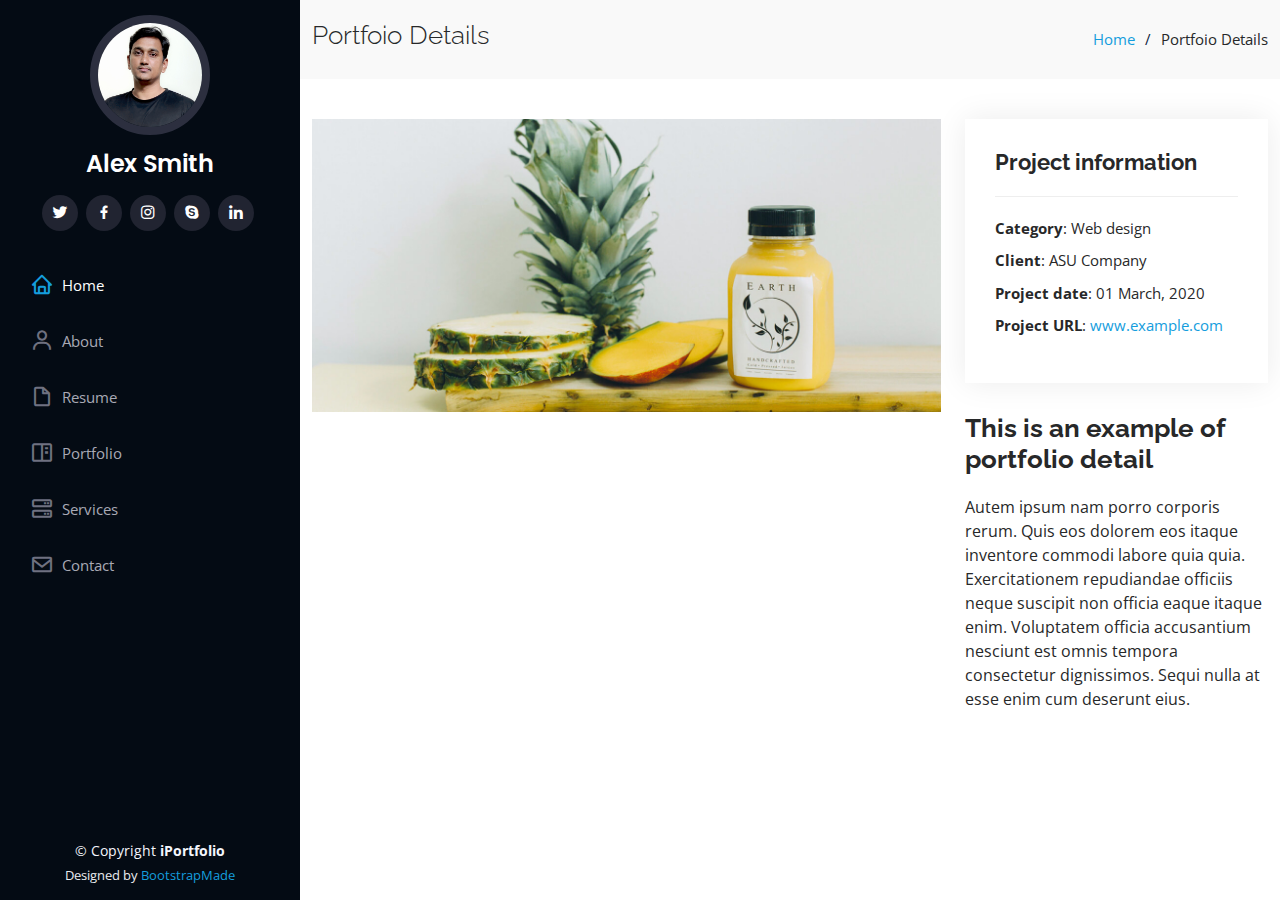
<file: portfolio-details.html>
<!DOCTYPE html>
<html lang="en">

<head>
  <meta charset="utf-8">
  <meta content="width=device-width, initial-scale=1.0" name="viewport">

  <title>Portfolio Details - iPortfolio Bootstrap Template</title>
  <meta content="" name="description">
  <meta content="" name="keywords">

  <!-- Favicons -->
  <link href="assets/img/favicon.png" rel="icon">
  <link href="assets/img/apple-touch-icon.png" rel="apple-touch-icon">

  <!-- Google Fonts -->
  <link href="https://fonts.googleapis.com/css?family=Open+Sans:300,300i,400,400i,600,600i,700,700i|Raleway:300,300i,400,400i,500,500i,600,600i,700,700i|Poppins:300,300i,400,400i,500,500i,600,600i,700,700i" rel="stylesheet">

  <!-- Vendor CSS Files -->
  <link href="assets/vendor/aos/aos.css" rel="stylesheet">
  <link href="assets/vendor/bootstrap/css/bootstrap.min.css" rel="stylesheet">
  <link href="assets/vendor/bootstrap-icons/bootstrap-icons.css" rel="stylesheet">
  <link href="assets/vendor/boxicons/css/boxicons.min.css" rel="stylesheet">
  <link href="assets/vendor/glightbox/css/glightbox.min.css" rel="stylesheet">
  <link href="assets/vendor/swiper/swiper-bundle.min.css" rel="stylesheet">

  <!-- Template Main CSS File -->
  <link href="assets/css/style.css" rel="stylesheet">

  <!-- =======================================================
  * Template Name: iPortfolio - v3.10.0
  * Template URL: https://bootstrapmade.com/iportfolio-bootstrap-portfolio-websites-template/
  * Author: BootstrapMade.com
  * License: https://bootstrapmade.com/license/
  ======================================================== -->
</head>

<body>

  <!-- ======= Mobile nav toggle button ======= -->
  <i class="bi bi-list mobile-nav-toggle d-xl-none"></i>

  <!-- ======= Header ======= -->
  <header id="header">
    <div class="d-flex flex-column">

      <div class="profile">
        <img src="assets/img/profile-img.jpg" alt="" class="img-fluid rounded-circle">
        <h1 class="text-light"><a href="index.html">Alex Smith</a></h1>
        <div class="social-links mt-3 text-center">
          <a href="#" class="twitter"><i class="bx bxl-twitter"></i></a>
          <a href="#" class="facebook"><i class="bx bxl-facebook"></i></a>
          <a href="#" class="instagram"><i class="bx bxl-instagram"></i></a>
          <a href="#" class="google-plus"><i class="bx bxl-skype"></i></a>
          <a href="#" class="linkedin"><i class="bx bxl-linkedin"></i></a>
        </div>
      </div>

      <nav id="navbar" class="nav-menu navbar">
        <ul>
          <li><a href="#hero" class="nav-link scrollto active"><i class="bx bx-home"></i> <span>Home</span></a></li>
          <li><a href="#about" class="nav-link scrollto"><i class="bx bx-user"></i> <span>About</span></a></li>
          <li><a href="#resume" class="nav-link scrollto"><i class="bx bx-file-blank"></i> <span>Resume</span></a></li>
          <li><a href="#portfolio" class="nav-link scrollto"><i class="bx bx-book-content"></i> <span>Portfolio</span></a></li>
          <li><a href="#services" class="nav-link scrollto"><i class="bx bx-server"></i> <span>Services</span></a></li>
          <li><a href="#contact" class="nav-link scrollto"><i class="bx bx-envelope"></i> <span>Contact</span></a></li>
        </ul>
      </nav><!-- .nav-menu -->
    </div>
  </header><!-- End Header -->

  <main id="main">

    <!-- ======= Breadcrumbs ======= -->
    <section id="breadcrumbs" class="breadcrumbs">
      <div class="container">

        <div class="d-flex justify-content-between align-items-center">
          <h2>Portfoio Details</h2>
          <ol>
            <li><a href="index.html">Home</a></li>
            <li>Portfoio Details</li>
          </ol>
        </div>

      </div>
    </section><!-- End Breadcrumbs -->

    <!-- ======= Portfolio Details Section ======= -->
    <section id="portfolio-details" class="portfolio-details">
      <div class="container">

        <div class="row gy-4">

          <div class="col-lg-8">
            <div class="portfolio-details-slider swiper">
              <div class="swiper-wrapper align-items-center">

                <div class="swiper-slide">
                  <img src="assets/img/portfolio/portfolio-details-1.jpg" alt="">
                </div>

                <div class="swiper-slide">
                  <img src="assets/img/portfolio/portfolio-details-2.jpg" alt="">
                </div>

                <div class="swiper-slide">
                  <img src="assets/img/portfolio/portfolio-details-3.jpg" alt="">
                </div>

              </div>
              <div class="swiper-pagination"></div>
            </div>
          </div>

          <div class="col-lg-4">
            <div class="portfolio-info">
              <h3>Project information</h3>
              <ul>
                <li><strong>Category</strong>: Web design</li>
                <li><strong>Client</strong>: ASU Company</li>
                <li><strong>Project date</strong>: 01 March, 2020</li>
                <li><strong>Project URL</strong>: <a href="#">www.example.com</a></li>
              </ul>
            </div>
            <div class="portfolio-description">
              <h2>This is an example of portfolio detail</h2>
              <p>
                Autem ipsum nam porro corporis rerum. Quis eos dolorem eos itaque inventore commodi labore quia quia. Exercitationem repudiandae officiis neque suscipit non officia eaque itaque enim. Voluptatem officia accusantium nesciunt est omnis tempora consectetur dignissimos. Sequi nulla at esse enim cum deserunt eius.
              </p>
            </div>
          </div>

        </div>

      </div>
    </section><!-- End Portfolio Details Section -->

  </main><!-- End #main -->

  <!-- ======= Footer ======= -->
  <footer id="footer">
    <div class="container">
      <div class="copyright">
        &copy; Copyright <strong><span>iPortfolio</span></strong>
      </div>
      <div class="credits">
        <!-- All the links in the footer should remain intact. -->
        <!-- You can delete the links only if you purchased the pro version. -->
        <!-- Licensing information: https://bootstrapmade.com/license/ -->
        <!-- Purchase the pro version with working PHP/AJAX contact form: https://bootstrapmade.com/iportfolio-bootstrap-portfolio-websites-template/ -->
        Designed by <a href="https://bootstrapmade.com/">BootstrapMade</a>
      </div>
    </div>
  </footer><!-- End  Footer -->

  <a href="#" class="back-to-top d-flex align-items-center justify-content-center"><i class="bi bi-arrow-up-short"></i></a>

  <!-- Vendor JS Files -->
  <script src="assets/vendor/purecounter/purecounter_vanilla.js"></script>
  <script src="assets/vendor/aos/aos.js"></script>
  <script src="assets/vendor/bootstrap/js/bootstrap.bundle.min.js"></script>
  <script src="assets/vendor/glightbox/js/glightbox.min.js"></script>
  <script src="assets/vendor/isotope-layout/isotope.pkgd.min.js"></script>
  <script src="assets/vendor/swiper/swiper-bundle.min.js"></script>
  <script src="assets/vendor/typed.js/typed.min.js"></script>
  <script src="assets/vendor/waypoints/noframework.waypoints.js"></script>
  <script src="assets/vendor/php-email-form/validate.js"></script>

  <!-- Template Main JS File -->
  <script src="assets/js/main.js"></script>

</body>

</html>
</file>
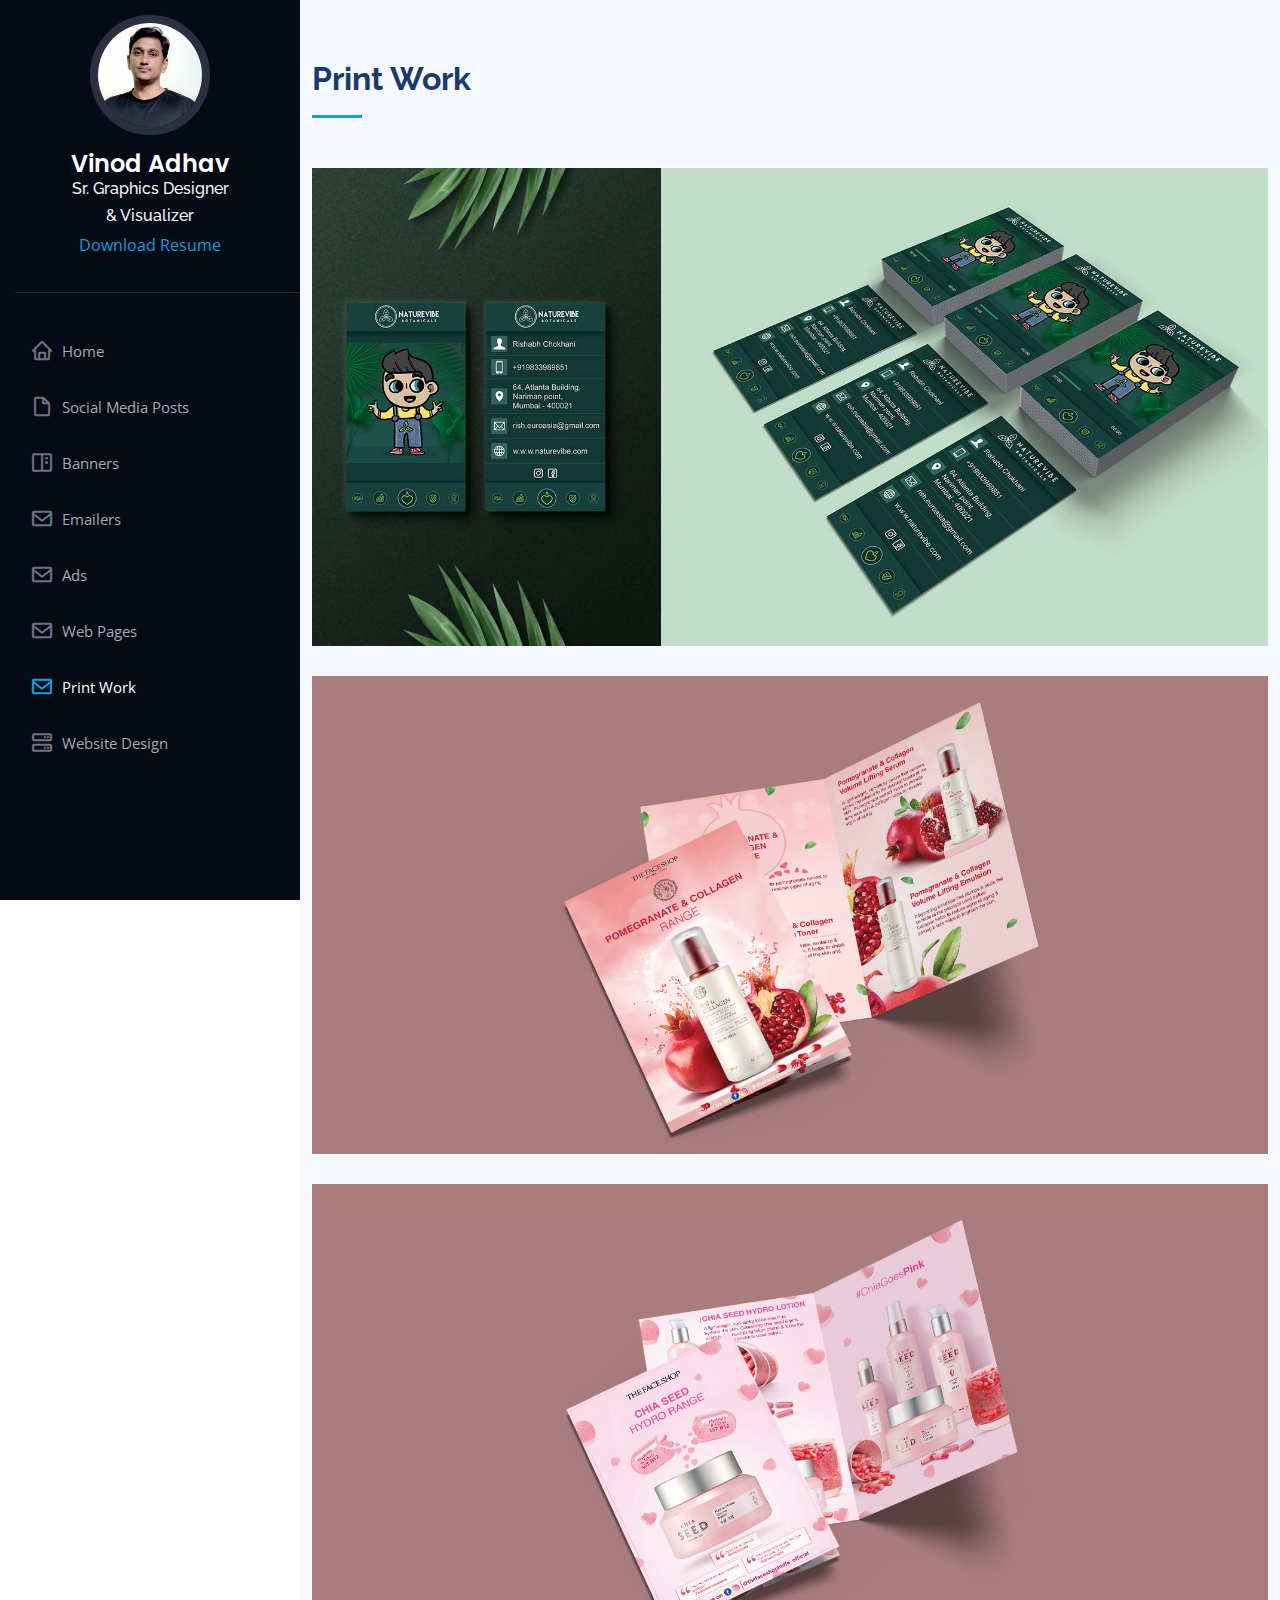
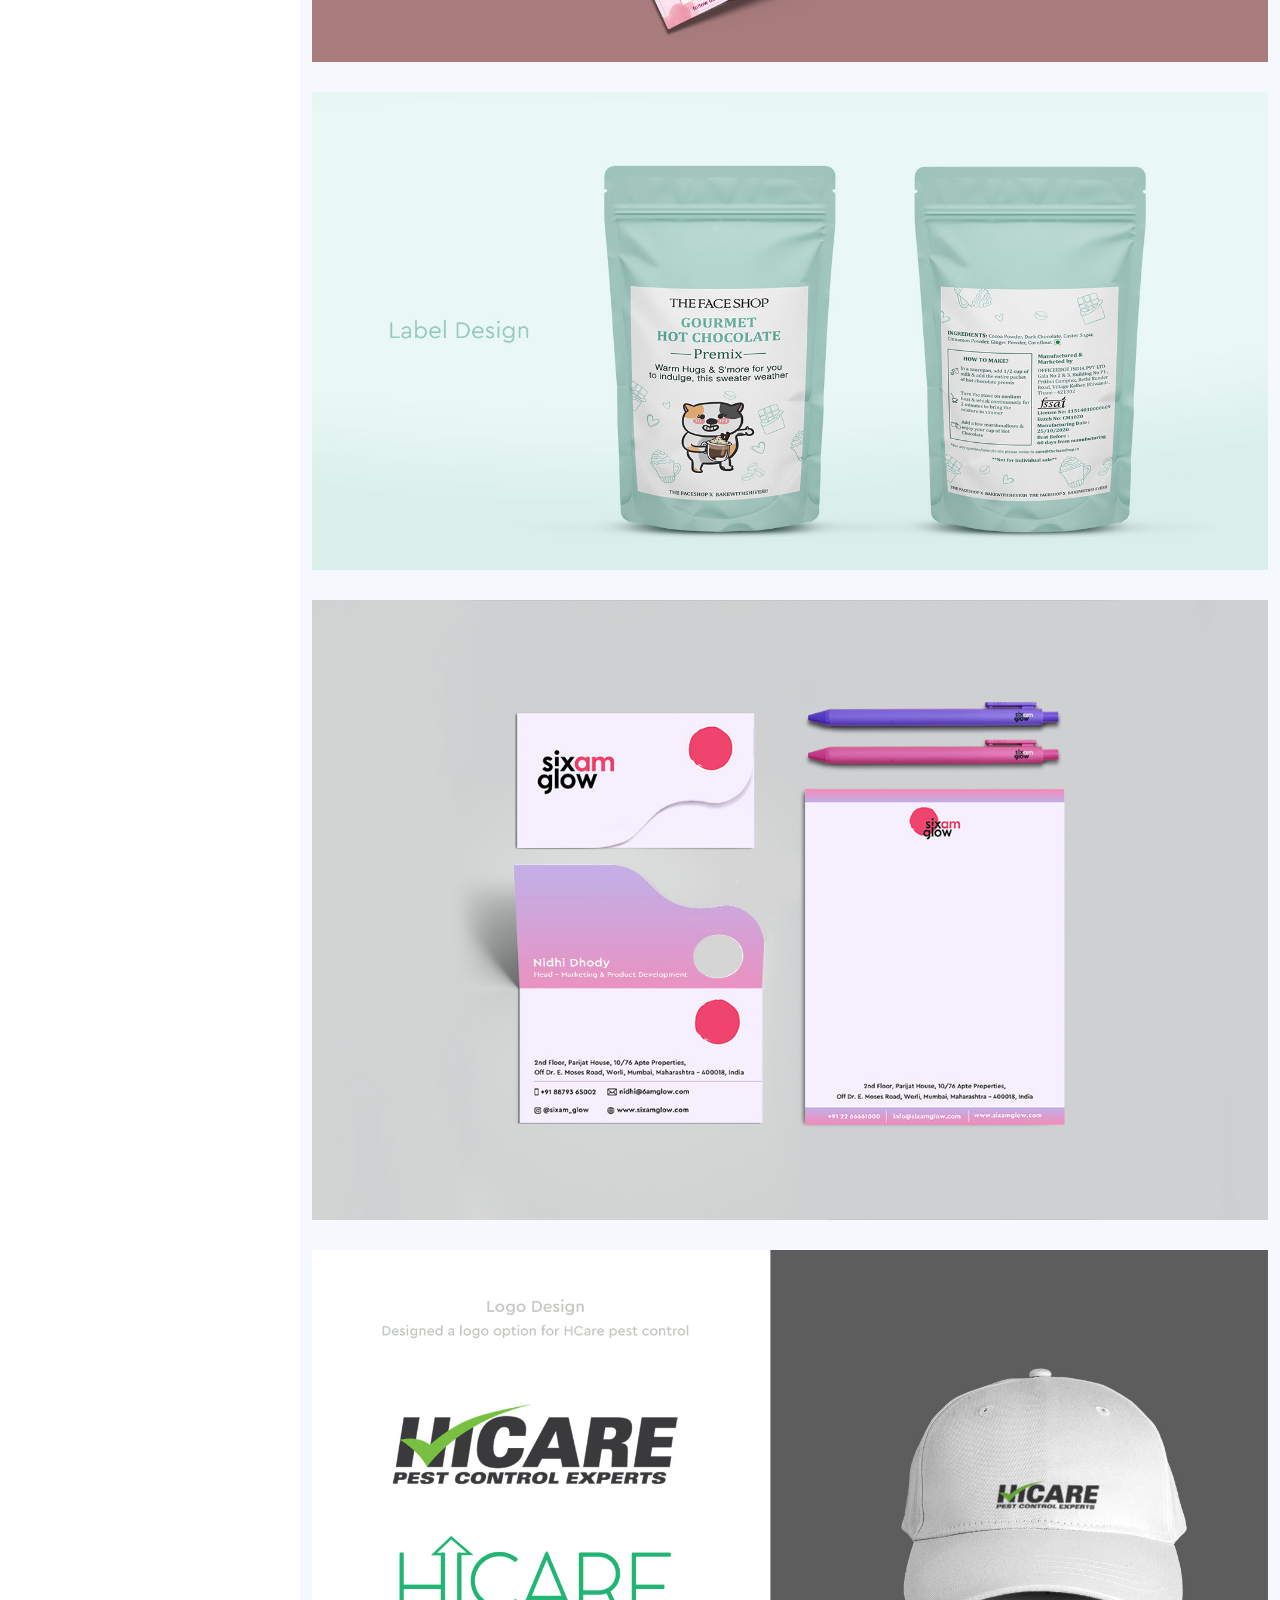
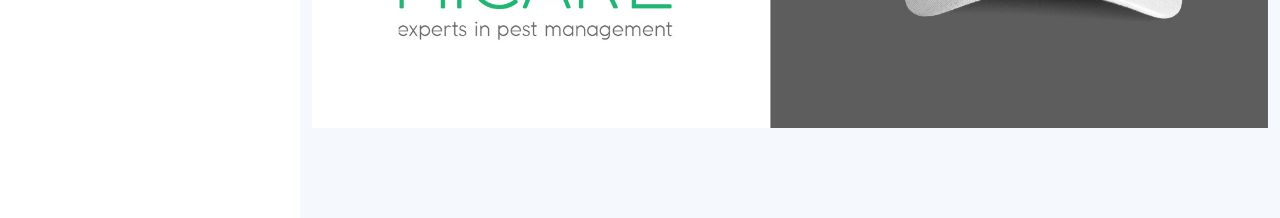
<file: print-work.html>
<!DOCTYPE html>
<html lang="en">

<head>
  <meta charset="utf-8">
  <meta content="width=device-width, initial-scale=1.0" name="viewport">

  <title>Print Work</title>
  <meta content="" name="description">
  <meta content="" name="keywords">

  <!-- Favicons -->
  <link href="assets/img/favicon.png" rel="icon">
  <link href="assets/img/apple-touch-icon.png" rel="apple-touch-icon">

  <!-- Google Fonts -->
  <link href="https://fonts.googleapis.com/css?family=Open+Sans:300,300i,400,400i,600,600i,700,700i|Raleway:300,300i,400,400i,500,500i,600,600i,700,700i|Poppins:300,300i,400,400i,500,500i,600,600i,700,700i" rel="stylesheet">

  <!-- Vendor CSS Files -->
  <link href="assets/vendor/aos/aos.css" rel="stylesheet">
  <link href="assets/vendor/bootstrap/css/bootstrap.min.css" rel="stylesheet">
  <link href="assets/vendor/bootstrap-icons/bootstrap-icons.css" rel="stylesheet">
  <link href="assets/vendor/boxicons/css/boxicons.min.css" rel="stylesheet">
  <link href="assets/vendor/glightbox/css/glightbox.min.css" rel="stylesheet">
  <link href="assets/vendor/swiper/swiper-bundle.min.css" rel="stylesheet">

  <!-- Template Main CSS File -->
  <link href="assets/css/style.css" rel="stylesheet">

  <!-- =======================================================
  * Template Name: iPortfolio - v3.10.0
  * Template URL: https://bootstrapmade.com/iportfolio-bootstrap-portfolio-websites-template/
  * Author: BootstrapMade.com
  * License: https://bootstrapmade.com/license/
  ======================================================== -->
</head>

<body>

  <!-- ======= Mobile nav toggle button ======= -->
  <i class="bi bi-list mobile-nav-toggle d-xl-none"></i>

  <!-- ======= Header ======= -->
  <header id="header">
    <div class="d-flex flex-column">

      <div class="profile">
        <img src="assets/img/profile-img.jpg" alt="" class="img-fluid rounded-circle">
        <h1 class="text-light"><a href="index.html">Vinod Adhav</a></h1>
        <h6 class="text-light" style="text-align: center">Sr. Graphics Designer</h6>
        <h6 class="text-light" style="text-align: center"> & Visualizer</h6>
        <div class="resume" style="text-align: center;">
          <a href="assets/img/resume.jpg" download>Download Resume</a>
        </div>
        <div class="social-links mt-3 text-center">
		__________________________________________________________________
        </div>
      </div>

      <nav id="navbar" class="nav-menu navbar">
        <ul>
          <li><a href="index.html" class="nav-link scrollto"><i class="bx bx-home"></i> <span>Home</span></a></li>
          <li><a href="social-media.html" class="nav-link scrollto"><i class="bx bx-file-blank"></i> <span>Social Media Posts</span></a></li>
          <li><a href="banners.html" class="nav-link scrollto"><i class="bx bx-book-content"></i> <span>Banners</span></a></li>
          <li><a href="emailers.html" class="nav-link scrollto"><i class="bx bx-envelope"></i> <span>Emailers</span></a></li>
          <li><a href="ads.html" class="nav-link scrollto"><i class="bx bx-envelope"></i> <span>Ads</span></a></li>
          <li><a href="blogger.html" class="nav-link scrollto"><i class="bx bx-envelope"></i> <span>Web Pages</span></a></li>
          <li><a href="print-work.html" class="nav-link scrollto active"><i class="bx bx-envelope"></i> <span>Print Work</span></a></li>
          <li><a href="website-design.html" class="nav-link scrollto"><i class="bx bx-server"></i> <span>Website Design</span></a></li>
        </ul>
      </nav><!-- .nav-menu -->
    </div>
  </header><!-- End Header -->


  <main id="main">

    <!-- ======= Portfolio Section ======= -->
    <section id="portfolio" class="portfolio section-bg">
        <div class="container">
  
          <div class="section-title">
            <h2>Print Work</h2>
            <!-- <p>Magnam dolores commodi suscipit. Necessitatibus eius consequatur ex aliquid fuga eum quidem. Sit sint consectetur velit. Quisquam quos quisquam cupiditate. Et nemo qui impedit suscipit alias ea. Quia fugiat sit in iste officiis commodi quidem hic quas.</p> -->
          </div>
  
          <!-- <div class="row" data-aos="fade-up">
            <div class="col-lg-12 d-flex justify-content-center">
              <ul id="portfolio-flters">
                <li data-filter=".faceshop" class="filter-active faceshop">The FaceShop</li>
              </ul>
            </div>
          </div> -->
  
          <div class="row portfolio-container" data-aos="fade-up" data-aos-delay="100" id="show_faceshop">
  
			<div class="col-md-6 col-lg-12 portfolio-item print new"> 
				<div class="portfolio-wrap">
					<img src="assets/img/print/1.jpg" class="img-fluid" alt="">            
				</div>
			</div> 
			<div class="col-md-6 col-lg-12 portfolio-item print new"> 
				<div class="portfolio-wrap">
					<img src="assets/img/print/5.jpg" class="img-fluid" alt="">            
				</div>
			</div>
			<div class="col-md-6 col-lg-12 portfolio-item print new"> 
				<div class="portfolio-wrap">
					<img src="assets/img/print/4.jpg" class="img-fluid" alt="">            
				</div>
			</div> 
			<div class="col-md-6 col-lg-12 portfolio-item print new"> 
				<div class="portfolio-wrap">
					<img src="assets/img/print/3.jpg" class="img-fluid" alt="">            
				</div>
			</div> 
			<div class="col-md-6 col-lg-12 portfolio-item print new"> 
				<div class="portfolio-wrap">
					<img src="assets/img/print/2.jpg" class="img-fluid" alt="">            
				</div>
			</div> 
			<div class="col-md-6 col-lg-12 portfolio-item print new"> 
				<div class="portfolio-wrap">
					<img src="assets/img/print/6.jpg" class="img-fluid" alt="">            
				</div>
			</div> 

          </div>
        </div>
      </section><!-- End Portfolio Section -->
  </main><!-- End #main -->


  <a href="#" class="back-to-top d-flex align-items-center justify-content-center"><i class="bi bi-arrow-up-short"></i></a>

  <!-- Vendor JS Files -->
  <script src="assets/vendor/purecounter/purecounter_vanilla.js"></script>
  <script src="assets/vendor/aos/aos.js"></script>
  <script src="assets/vendor/bootstrap/js/bootstrap.bundle.min.js"></script>
  <script src="assets/vendor/glightbox/js/glightbox.min.js"></script>
  <script src="assets/vendor/isotope-layout/isotope.pkgd.min.js"></script>
  <script src="assets/vendor/swiper/swiper-bundle.min.js"></script>
  <script src="assets/vendor/typed.js/typed.min.js"></script>
  <script src="assets/vendor/waypoints/noframework.waypoints.js"></script>
  <script src="assets/vendor/php-email-form/validate.js"></script>
  <script src="https://ajax.googleapis.com/ajax/libs/jquery/1.7.1/jquery.min.js" type="text/javascript"></script>

  <script src="assets/vendor/isotope/isotope.pkgd.js"></script>
  <!-- Template Main JS File -->
  <script src="assets/js/main.js"></script>

</body>

</html>
<script>
    
</script>
</file>
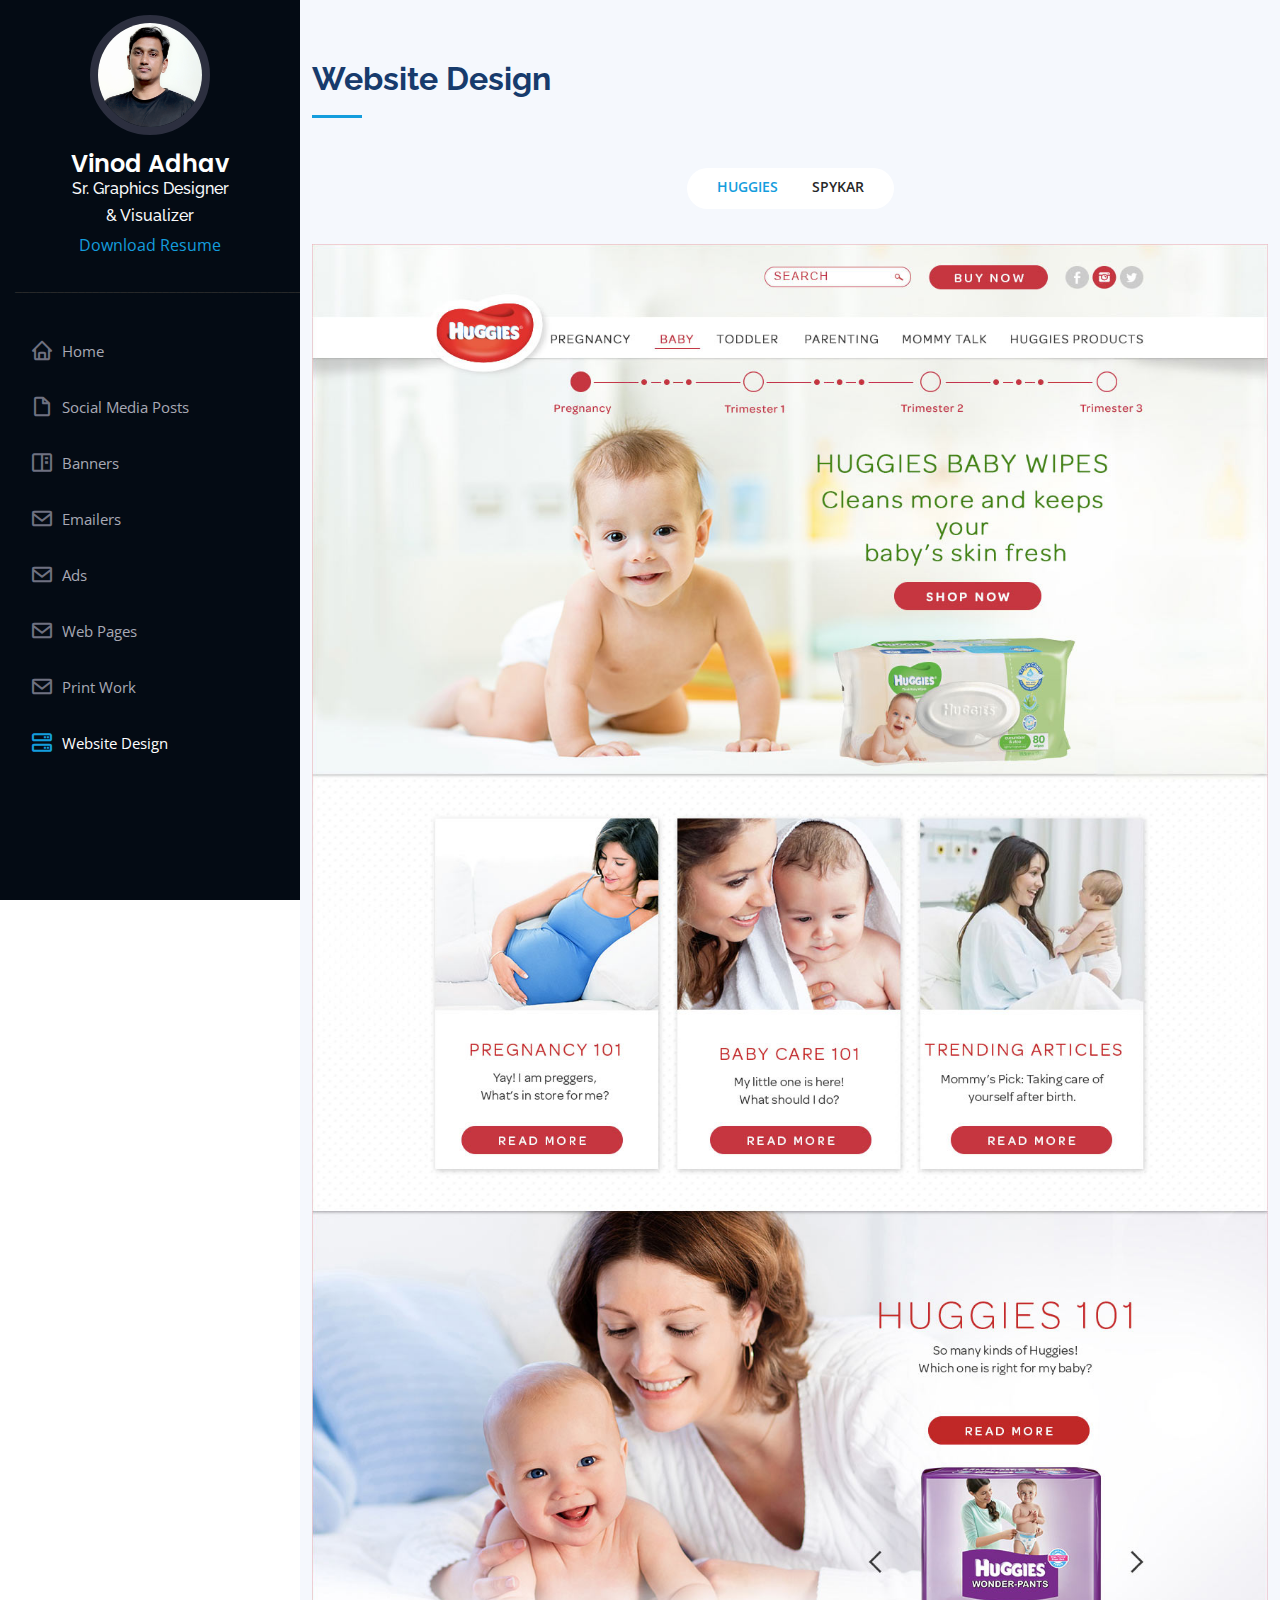
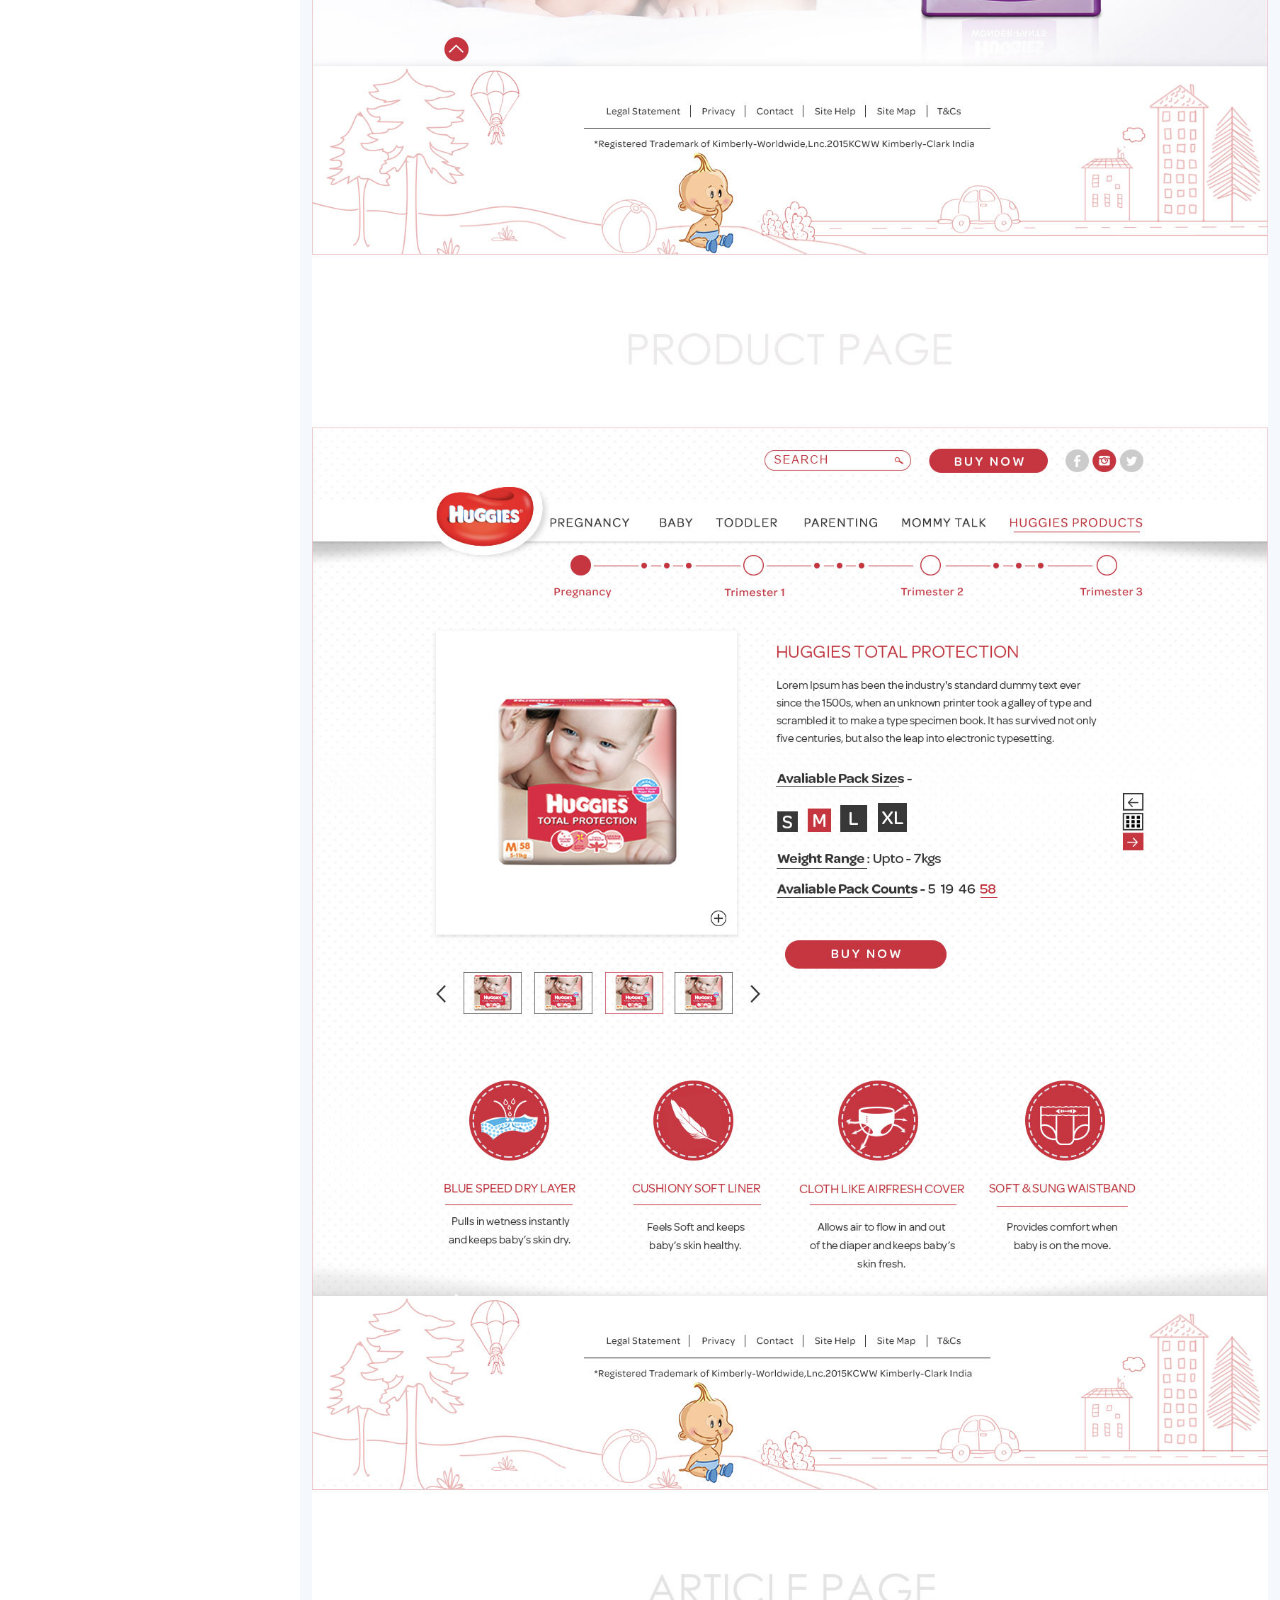
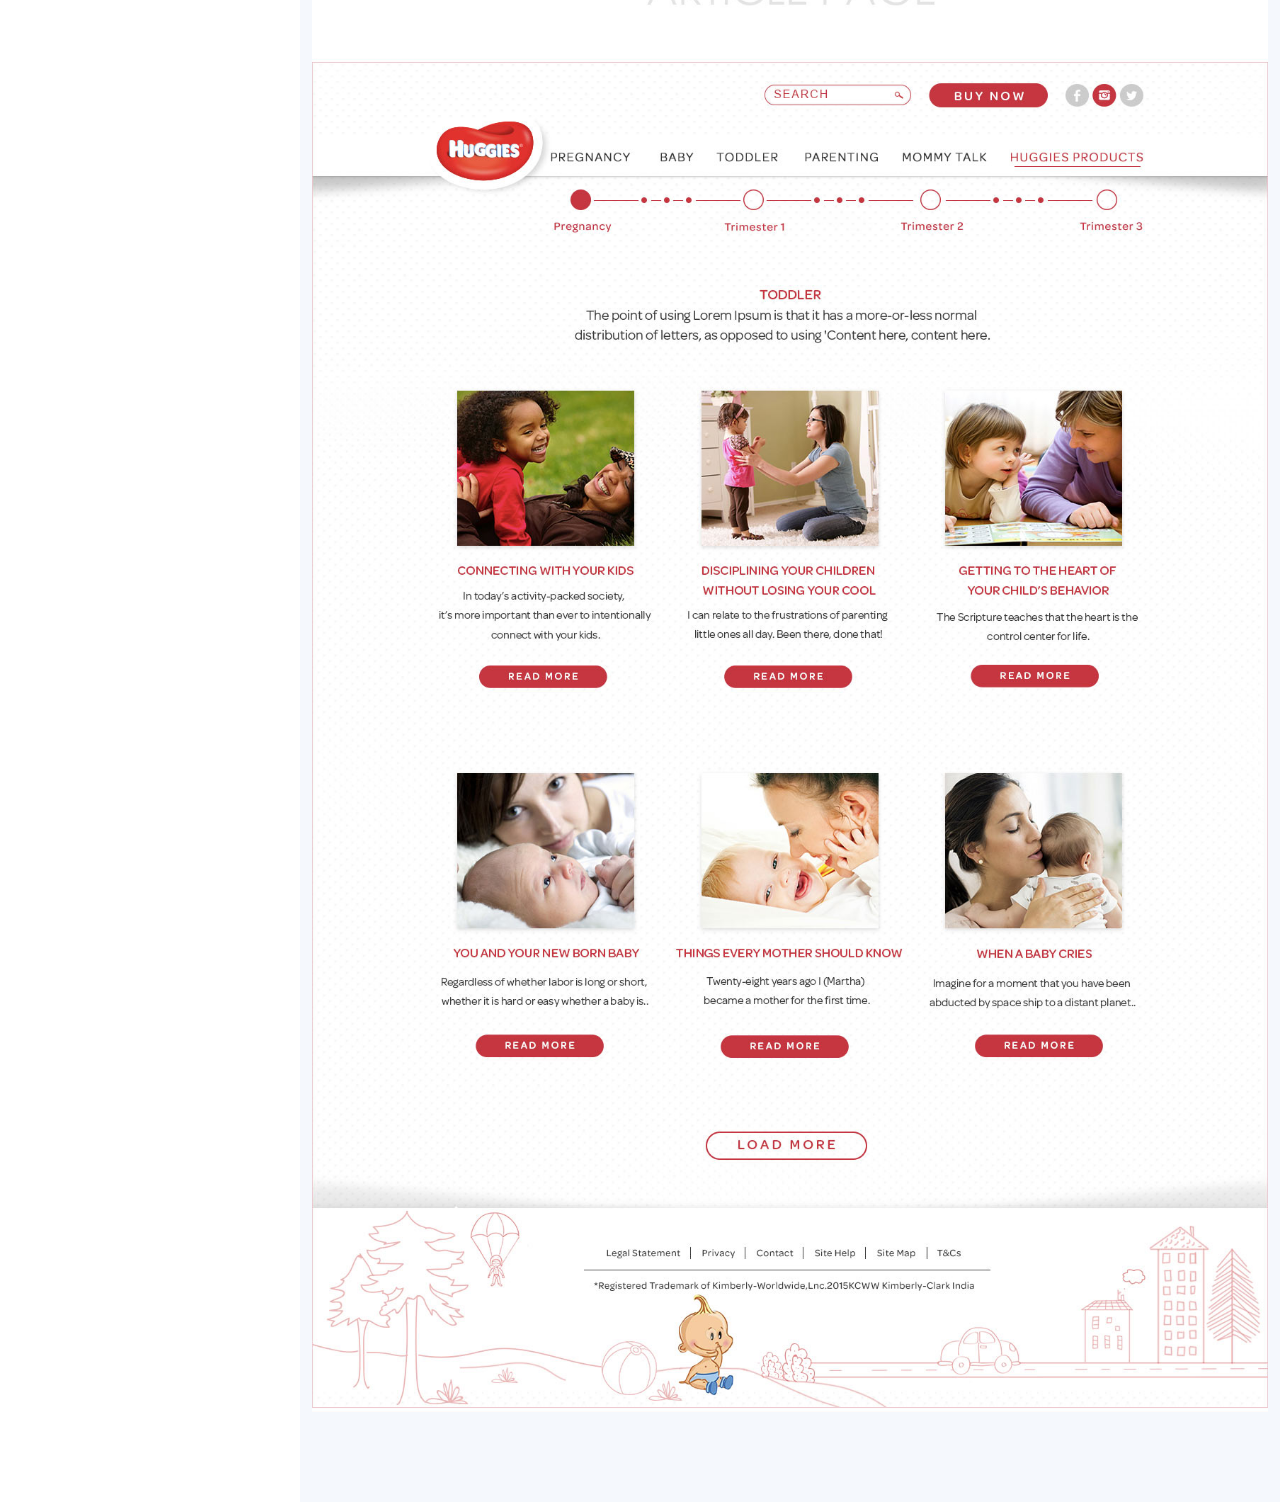
<file: website-design.html>
<!DOCTYPE html>
<html lang="en">

<head>
  <meta charset="utf-8">
  <meta content="width=device-width, initial-scale=1.0" name="viewport">

  <title>Website Design</title>
  <meta content="" name="description">
  <meta content="" name="keywords">

  <!-- Favicons -->
  <link href="assets/img/favicon.png" rel="icon">
  <link href="assets/img/apple-touch-icon.png" rel="apple-touch-icon">

  <!-- Google Fonts -->
  <link href="https://fonts.googleapis.com/css?family=Open+Sans:300,300i,400,400i,600,600i,700,700i|Raleway:300,300i,400,400i,500,500i,600,600i,700,700i|Poppins:300,300i,400,400i,500,500i,600,600i,700,700i" rel="stylesheet">

  <!-- Vendor CSS Files -->
  <link href="assets/vendor/aos/aos.css" rel="stylesheet">
  <link href="assets/vendor/bootstrap/css/bootstrap.min.css" rel="stylesheet">
  <link href="assets/vendor/bootstrap-icons/bootstrap-icons.css" rel="stylesheet">
  <link href="assets/vendor/boxicons/css/boxicons.min.css" rel="stylesheet">
  <link href="assets/vendor/glightbox/css/glightbox.min.css" rel="stylesheet">
  <link href="assets/vendor/swiper/swiper-bundle.min.css" rel="stylesheet">

  <!-- Template Main CSS File -->
  <link href="assets/css/style.css" rel="stylesheet">

  <!-- =======================================================
  * Template Name: iPortfolio - v3.10.0
  * Template URL: https://bootstrapmade.com/iportfolio-bootstrap-portfolio-websites-template/
  * Author: BootstrapMade.com
  * License: https://bootstrapmade.com/license/
  ======================================================== -->
</head>

<body>

  <!-- ======= Mobile nav toggle button ======= -->
  <i class="bi bi-list mobile-nav-toggle d-xl-none"></i>

  <!-- ======= Header ======= -->
  <header id="header">
    <div class="d-flex flex-column">

      <div class="profile">
        <img src="assets/img/profile-img.jpg" alt="" class="img-fluid rounded-circle">
        <h1 class="text-light"><a href="index.html">Vinod Adhav</a></h1>
        <h6 class="text-light" style="text-align: center">Sr. Graphics Designer</h6>
        <h6 class="text-light" style="text-align: center"> & Visualizer</h6>
        <div class="resume" style="text-align: center;">
          <a href="assets/img/resume.jpg" download>Download Resume</a>
        </div>
        <div class="social-links mt-3 text-center">
		__________________________________________________________________
        </div>
      </div>

      <nav id="navbar" class="nav-menu navbar">
        <ul>
          <li><a href="index.html" class="nav-link scrollto"><i class="bx bx-home"></i> <span>Home</span></a></li>
          <li><a href="social-media.html" class="nav-link scrollto"><i class="bx bx-file-blank"></i> <span>Social Media Posts</span></a></li>
          <li><a href="banners.html" class="nav-link scrollto"><i class="bx bx-book-content"></i> <span>Banners</span></a></li>
          <li><a href="emailers.html" class="nav-link scrollto"><i class="bx bx-envelope"></i> <span>Emailers</span></a></li>
          <li><a href="ads.html" class="nav-link scrollto"><i class="bx bx-envelope"></i> <span>Ads</span></a></li>
          <li><a href="blogger.html" class="nav-link scrollto"><i class="bx bx-envelope"></i> <span>Web Pages</span></a></li>
          <li><a href="print-work.html" class="nav-link scrollto"><i class="bx bx-envelope"></i> <span>Print Work</span></a></li>
          <li><a href="website-design.html" class="nav-link scrollto active"><i class="bx bx-server"></i> <span>Website Design</span></a></li>
        </ul>
      </nav><!-- .nav-menu -->
    </div>
  </header><!-- End Header -->


  <main id="main">

    <!-- ======= Portfolio Section ======= -->
    <section id="portfolio" class="portfolio section-bg">
        <div class="container">
  
          <div class="section-title">
            <h2>Website Design</h2>
            <!-- <p>Magnam dolores commodi suscipit. Necessitatibus eius consequatur ex aliquid fuga eum quidem. Sit sint consectetur velit. Quisquam quos quisquam cupiditate. Et nemo qui impedit suscipit alias ea. Quia fugiat sit in iste officiis commodi quidem hic quas.</p> -->
          </div>
  
          <div class="row" data-aos="fade-up">
            <div class="col-lg-12 d-flex justify-content-center">
              <ul id="portfolio-flters">
                <li data-filter=".new" class="filter-active huggies">Huggies</li>
                <li data-filter=".spykar" class="spykar">Spykar</li>
              </ul>
            </div>
          </div>
  
          <div class="row portfolio-container" data-aos="fade-up" data-aos-delay="100" id="show_faceshop">
  
			<div class="col-md-6 col-lg-12 portfolio-item new"> 
				<div class="portfolio-wrap">
					<img src="assets/img/website_design/huggies/1.jpg" class="img-fluid" alt="desiner work">            
				</div>
			</div> 
			<div class="col-md-6 col-lg-12 portfolio-item spykar"> 
				<div class="portfolio-wrap">
					<img src="assets/img/website_design/spykar/1.jpg" class="img-fluid" alt="desiner work">            
				</div>
			</div>  

          </div>
        </div>
      </section><!-- End Portfolio Section -->
  </main><!-- End #main -->


  <a href="#" class="back-to-top d-flex align-items-center justify-content-center"><i class="bi bi-arrow-up-short"></i></a>

  <!-- Vendor JS Files -->
  <script src="assets/vendor/purecounter/purecounter_vanilla.js"></script>
  <script src="assets/vendor/aos/aos.js"></script>
  <script src="assets/vendor/bootstrap/js/bootstrap.bundle.min.js"></script>
  <script src="assets/vendor/glightbox/js/glightbox.min.js"></script>
  <script src="assets/vendor/isotope-layout/isotope.pkgd.min.js"></script>
  <script src="assets/vendor/swiper/swiper-bundle.min.js"></script>
  <script src="assets/vendor/typed.js/typed.min.js"></script>
  <script src="assets/vendor/waypoints/noframework.waypoints.js"></script>
  <script src="assets/vendor/php-email-form/validate.js"></script>
  <script src="https://ajax.googleapis.com/ajax/libs/jquery/1.7.1/jquery.min.js" type="text/javascript"></script>

  <script src="assets/vendor/isotope/isotope.pkgd.js"></script>
  <!-- Template Main JS File -->
  <script src="assets/js/main.js"></script>

</body>

</html>
<script>
    
</script>
</file>
<file: assets/css/style.css>
/**
* Template Name: iPortfolio - v3.10.0
* Template URL: https://bootstrapmade.com/iportfolio-bootstrap-portfolio-websites-template/
* Author: BootstrapMade.com
* License: https://bootstrapmade.com/license/
*/

/*--------------------------------------------------------------
# General
--------------------------------------------------------------*/
body {
  font-family: "Open Sans", sans-serif;
  color: #272829;
}

a {
  color: #149ddd;
  text-decoration: none;
}

a:hover {
  color: #37b3ed;
  text-decoration: none;
}

h1,
h2,
h3,
h4,
h5,
h6 {
  font-family: "Raleway", sans-serif;
}

/*--------------------------------------------------------------
# Back to top button
--------------------------------------------------------------*/
.back-to-top {
  position: fixed;
  visibility: hidden;
  opacity: 0;
  right: 15px;
  bottom: 15px;
  z-index: 996;
  background: #149ddd;
  width: 40px;
  height: 40px;
  border-radius: 50px;
  transition: all 0.4s;
}

.back-to-top i {
  font-size: 28px;
  color: #fff;
  line-height: 0;
}

.resume a{
  color: #149ddd;
  text-align: center;
}
.back-to-top:hover {
  background: #2eafec;
  color: #fff;
}

.back-to-top.active {
  visibility: visible;
  opacity: 1;
}

/*--------------------------------------------------------------
# Header
--------------------------------------------------------------*/
#header {
  position: fixed;
  top: 0;
  left: 0;
  bottom: 0;
  width: 300px;
  transition: all ease-in-out 0.5s;
  z-index: 9997;
  transition: all 0.5s;
  padding: 0 15px;
  background: #040b14;
  overflow-y: auto;
}

#header .profile img {
  margin: 15px auto;
  display: block;
  width: 120px;
  border: 8px solid #2c2f3f;
}

#header .profile h1 {
  font-size: 24px;
  margin: 0;
  padding: 0;
  font-weight: 600;
  -moz-text-align-last: center;
  text-align-last: center;
  font-family: "Poppins", sans-serif;
}

#header .profile h1 a,
#header .profile h1 a:hover {
  color: #fff;
  text-decoration: none;
}

#header .profile .social-links a {
  font-size: 18px;
  display: inline-block;
  background: #212431;
  color: #fff;
  line-height: 1;
  padding: 8px 0;
  margin-right: 4px;
  border-radius: 50%;
  text-align: center;
  width: 36px;
  height: 36px;
  transition: 0.3s;
}

#header .profile .social-links a:hover {
  background: #149ddd;
  color: #fff;
  text-decoration: none;
}

#main {
  margin-left: 300px;
}

@media (max-width: 1199px) {
  #header {
    left: -300px;
  }

  #main {
    margin-left: 0;
  }
}

/*--------------------------------------------------------------
# Navigation Menu
--------------------------------------------------------------*/
/* Desktop Navigation */
.nav-menu {
  padding: 30px 0 0 0;
}

.nav-menu * {
  margin: 0;
  padding: 0;
  list-style: none;
}

.nav-menu>ul>li {
  position: relative;
  white-space: nowrap;
}

.nav-menu a,
.nav-menu a:focus {
  display: flex;
  align-items: center;
  color: #a8a9b4;
  padding: 12px 15px;
  margin-bottom: 8px;
  transition: 0.3s;
  font-size: 15px;
}

.nav-menu a i,
.nav-menu a:focus i {
  font-size: 24px;
  padding-right: 8px;
  color: #6f7180;
}

.nav-menu a:hover,
.nav-menu .active,
.nav-menu .active:focus,
.nav-menu li:hover>a {
  text-decoration: none;
  color: #fff;
}

.nav-menu a:hover i,
.nav-menu .active i,
.nav-menu .active:focus i,
.nav-menu li:hover>a i {
  color: #149ddd;
}

/* Mobile Navigation */
.mobile-nav-toggle {
  position: fixed;
  right: 15px;
  top: 15px;
  z-index: 9998;
  border: 0;
  font-size: 24px;
  transition: all 0.4s;
  outline: none !important;
  background-color: #149ddd;
  color: #fff;
  width: 40px;
  height: 40px;
  display: inline-flex;
  align-items: center;
  justify-content: center;
  line-height: 0;
  border-radius: 50px;
  cursor: pointer;
}

.mobile-nav-active {
  overflow: hidden;
}

.mobile-nav-active #header {
  left: 0;
}

/*--------------------------------------------------------------
# Hero Section
--------------------------------------------------------------*/
#hero {
  width: 100%;
  height: 100vh;
  background: url("../img/hero-bg.jpg") top center;
  background-size: cover;
}

#hero:before {
  content: "";
  background: rgba(5, 13, 24, 0.3);
  position: absolute;
  bottom: 0;
  top: 0;
  left: 0;
  right: 0;
  z-index: 1;
}

#hero .hero-container {
  position: relative;
  z-index: 2;
  min-width: 300px;
}

#hero h1 {
  margin: 0 0 10px 0;
  font-size: 64px;
  font-weight: 700;
  line-height: 56px;
  color: #fff;
}

#hero p {
  color: #fff;
  margin-bottom: 50px;
  font-size: 26px;
  font-family: "Poppins", sans-serif;
}

#hero p span {
  color: #fff;
  padding-bottom: 4px;
  letter-spacing: 1px;
  border-bottom: 3px solid #149ddd;
}

@media (min-width: 1024px) {
  #hero {
    background-attachment: fixed;
  }
}

@media (max-width: 768px) {
  #hero h1 {
    font-size: 28px;
    line-height: 36px;
  }

  #hero h2 {
    font-size: 18px;
    line-height: 24px;
    margin-bottom: 30px;
  }
}

/*--------------------------------------------------------------
# Sections General
--------------------------------------------------------------*/
section {
  padding: 60px 0;
  overflow: hidden;
}

.section-bg {
  background: #f5f8fd;
}

.section-title {
  padding-bottom: 30px;
}

.section-title h2 {
  font-size: 32px;
  font-weight: bold;
  margin-bottom: 20px;
  padding-bottom: 20px;
  position: relative;
  color: #173b6c;
}

.section-title h2::after {
  content: "";
  position: absolute;
  display: block;
  width: 50px;
  height: 3px;
  background: #149ddd;
  bottom: 0;
  left: 0;
}

.section-title p {
  margin-bottom: 0;
}

/*--------------------------------------------------------------
# About
--------------------------------------------------------------*/
.about .content h3 {
  font-weight: 700;
  font-size: 26px;
  color: #173b6c;
}

.about .content ul {
  list-style: none;
  padding: 0;
}

.about .content ul li {
  margin-bottom: 20px;
  display: flex;
  align-items: center;
}

.about .content ul strong {
  margin-right: 10px;
}

.about .content ul i {
  font-size: 16px;
  margin-right: 5px;
  color: #149ddd;
  line-height: 0;
}

.about .content p:last-child {
  margin-bottom: 0;
}

/*--------------------------------------------------------------
# Facts
--------------------------------------------------------------*/
.facts {
  padding-bottom: 30px;
}

.facts .count-box {
  padding: 30px;
  width: 100%;
}

.facts .count-box i {
  display: block;
  font-size: 44px;
  color: #149ddd;
  float: left;
  line-height: 0;
}

.facts .count-box span {
  font-size: 48px;
  line-height: 40px;
  display: block;
  font-weight: 700;
  color: #050d18;
  margin-left: 60px;
}

.facts .count-box p {
  padding: 15px 0 0 0;
  margin: 0 0 0 60px;
  font-family: "Raleway", sans-serif;
  font-size: 14px;
  color: #122f57;
}

.facts .count-box a {
  font-weight: 600;
  display: block;
  margin-top: 20px;
  color: #122f57;
  font-size: 15px;
  font-family: "Poppins", sans-serif;
  transition: ease-in-out 0.3s;
}

.facts .count-box a:hover {
  color: #1f5297;
}

/*--------------------------------------------------------------
# Akills
--------------------------------------------------------------*/
.skills .progress {
  height: 60px;
  display: block;
  background: none;
  border-radius: 0;
}

.skills .progress .skill {
  padding: 0;
  margin: 0 0 6px 0;
  text-transform: uppercase;
  display: block;
  font-weight: 600;
  font-family: "Poppins", sans-serif;
  color: #050d18;
}

.skills .progress .skill .val {
  float: right;
  font-style: normal;
}

.skills .progress-bar-wrap {
  background: #dce8f8;
  height: 10px;
}

.skills .progress-bar {
  width: 1px;
  height: 10px;
  transition: 0.9s;
  background-color: #149ddd;
}

/*--------------------------------------------------------------
# Resume
--------------------------------------------------------------*/
.resume .resume-title {
  font-size: 26px;
  font-weight: 700;
  margin-top: 20px;
  margin-bottom: 20px;
  color: #050d18;
}

.resume .resume-item {
  padding: 0 0 20px 20px;
  margin-top: -2px;
  border-left: 2px solid #1f5297;
  position: relative;
}

.resume .resume-item h4 {
  line-height: 18px;
  font-size: 18px;
  font-weight: 600;
  text-transform: uppercase;
  font-family: "Poppins", sans-serif;
  color: #050d18;
  margin-bottom: 10px;
}

.resume .resume-item h5 {
  font-size: 16px;
  background: #e4edf9;
  padding: 5px 15px;
  display: inline-block;
  font-weight: 600;
  margin-bottom: 10px;
}

.resume .resume-item ul {
  padding-left: 20px;
}

.resume .resume-item ul li {
  padding-bottom: 10px;
}

.resume .resume-item:last-child {
  padding-bottom: 0;
}

.resume .resume-item::before {
  content: "";
  position: absolute;
  width: 16px;
  height: 16px;
  border-radius: 50px;
  left: -9px;
  top: 0;
  background: #fff;
  border: 2px solid #1f5297;
}

/*--------------------------------------------------------------
# Portfolio
--------------------------------------------------------------*/
.portfolio .portfolio-item {
  margin-bottom: 30px;
}

.portfolio #portfolio-flters {
  padding: 0;
  margin: 0 auto 35px auto;
  list-style: none;
  text-align: center;
  background: #fff;
  border-radius: 50px;
  padding: 2px 15px;
}

.portfolio #portfolio-flters li {
  cursor: pointer;
  display: inline-block;
  padding: 10px 15px 8px 15px;
  font-size: 14px;
  font-weight: 600;
  line-height: 1;
  text-transform: uppercase;
  color: #272829;
  margin-bottom: 5px;
  transition: all 0.3s ease-in-out;
}

.portfolio #portfolio-flters li:hover,
.portfolio #portfolio-flters li.filter-active {
  color: #149ddd;
}

.portfolio #portfolio-flters li:last-child {
  margin-right: 0;
}

.portfolio .portfolio-wrap {
  transition: 0.3s;
  position: relative;
  overflow: hidden;
  z-index: 1;
}
.portfolio .portfolio-wrap-video {
  transition: 0.3s;
  position: relative;
  overflow: hidden;
  z-index: 1;
}

.portfolio .portfolio-wrap::before {
  content: "";
  background: rgba(255, 255, 255, 0.5);
  position: absolute;
  left: 0;
  right: 0;
  top: 0;
  bottom: 0;
  transition: all ease-in-out 0.3s;
  z-index: 2;
  opacity: 0;
}

.portfolio .portfolio-wrap .portfolio-links {
  opacity: 1;
  left: 0;
  right: 0;
  bottom: -60px;
  z-index: 3;
  position: absolute;
  transition: all ease-in-out 0.3s;
  display: flex;
  justify-content: center;
}

.portfolio .portfolio-wrap .portfolio-links a {
  color: #fff;
  font-size: 28px;
  text-align: center;
  background: rgba(20, 157, 221, 0.75);
  transition: 0.3s;
  width: 50%;
}

.portfolio .portfolio-wrap .portfolio-links a:hover {
  background: rgba(20, 157, 221, 0.95);
}

.portfolio .portfolio-wrap .portfolio-links a+a {
  border-left: 1px solid #37b3ed;
}

/* .portfolio .portfolio-wrap:hover::before {
  top: 0;
  left: 0;
  right: 0;
  bottom: 0;
  opacity: 1;
} */

.portfolio .portfolio-wrap:hover .portfolio-links {
  opacity: 1;
  bottom: 0;
}

/*--------------------------------------------------------------
# Portfolio Details
--------------------------------------------------------------*/
.portfolio-details {
  padding-top: 40px;
}

.portfolio-details .portfolio-details-slider img {
  width: 100%;
}

.portfolio-details .portfolio-details-slider .swiper-pagination {
  margin-top: 20px;
  position: relative;
}

.portfolio-details .portfolio-details-slider .swiper-pagination .swiper-pagination-bullet {
  width: 12px;
  height: 12px;
  background-color: #fff;
  opacity: 1;
  border: 1px solid #149ddd;
}

.portfolio-details .portfolio-details-slider .swiper-pagination .swiper-pagination-bullet-active {
  background-color: #149ddd;
}

.portfolio-details .portfolio-info {
  padding: 30px;
  box-shadow: 0px 0 30px rgba(5, 13, 24, 0.08);
}

.portfolio-details .portfolio-info h3 {
  font-size: 22px;
  font-weight: 700;
  margin-bottom: 20px;
  padding-bottom: 20px;
  border-bottom: 1px solid #eee;
}

.portfolio-details .portfolio-info ul {
  list-style: none;
  padding: 0;
  font-size: 15px;
}

.portfolio-details .portfolio-info ul li+li {
  margin-top: 10px;
}

.portfolio-details .portfolio-description {
  padding-top: 30px;
}

.portfolio-details .portfolio-description h2 {
  font-size: 26px;
  font-weight: 700;
  margin-bottom: 20px;
}

.portfolio-details .portfolio-description p {
  padding: 0;
}

/*--------------------------------------------------------------
# Services
--------------------------------------------------------------*/
.services .icon-box {
  margin-bottom: 20px;
}

.services .icon {
  float: left;
  display: flex;
  align-items: center;
  justify-content: center;
  width: 54px;
  height: 54px;
  background: #149ddd;
  border-radius: 50%;
  transition: 0.5s;
  border: 1px solid #149ddd;
}

.services .icon i {
  color: #fff;
  font-size: 24px;
  line-height: 0;
}

.services .icon-box:hover .icon {
  background: #fff;
}

.services .icon-box:hover .icon i {
  color: #149ddd;
}

.services .title {
  margin-left: 80px;
  font-weight: 700;
  margin-bottom: 15px;
  font-size: 18px;
}

.services .title a {
  color: #343a40;
}

.services .title a:hover {
  color: #149ddd;
}

.services .description {
  margin-left: 80px;
  line-height: 24px;
  font-size: 14px;
}

/*--------------------------------------------------------------
# Testimonials
--------------------------------------------------------------*/
.testimonials .testimonials-carousel,
.testimonials .testimonials-slider {
  overflow: hidden;
}

.testimonials .testimonial-item {
  box-sizing: content-box;
  text-align: center;
  min-height: 320px;
}

.testimonials .testimonial-item .testimonial-img {
  width: 90px;
  border-radius: 50%;
  margin: 0 auto;
}

.testimonials .testimonial-item h3 {
  font-size: 18px;
  font-weight: bold;
  margin: 10px 0 5px 0;
  color: #111;
}

.testimonials .testimonial-item h4 {
  font-size: 14px;
  color: #999;
  margin: 0;
}

.testimonials .testimonial-item .quote-icon-left,
.testimonials .testimonial-item .quote-icon-right {
  color: #c3e8fa;
  font-size: 26px;
}

.testimonials .testimonial-item .quote-icon-left {
  display: inline-block;
  left: -5px;
  position: relative;
}

.testimonials .testimonial-item .quote-icon-right {
  display: inline-block;
  right: -5px;
  position: relative;
  top: 10px;
}

.testimonials .testimonial-item p {
  font-style: italic;
  margin: 0 15px 15px 15px;
  padding: 20px;
  background: #fff;
  position: relative;
  margin-bottom: 35px;
  border-radius: 6px;
  box-shadow: 0px 2px 15px rgba(0, 0, 0, 0.1);
}

.testimonials .testimonial-item p::after {
  content: "";
  width: 0;
  height: 0;
  border-top: 20px solid #fff;
  border-right: 20px solid transparent;
  border-left: 20px solid transparent;
  position: absolute;
  bottom: -20px;
  left: calc(50% - 20px);
}

.testimonials .swiper-pagination {
  margin-top: 20px;
  position: relative;
}

.testimonials .swiper-pagination .swiper-pagination-bullet {
  width: 12px;
  height: 12px;
  background-color: #fff;
  opacity: 1;
  border: 1px solid #149ddd;
}

.testimonials .swiper-pagination .swiper-pagination-bullet-active {
  background-color: #149ddd;
}

/*--------------------------------------------------------------
# Contact
--------------------------------------------------------------*/
.contact {
  padding-bottom: 130px;
}

.contact .info {
  padding: 30px;
  background: #fff;
  width: 100%;
  box-shadow: 0 0 24px 0 rgba(0, 0, 0, 0.12);
}

.contact .info i {
  font-size: 20px;
  color: #149ddd;
  float: left;
  width: 44px;
  height: 44px;
  background: #dff3fc;
  display: flex;
  justify-content: center;
  align-items: center;
  border-radius: 50px;
  transition: all 0.3s ease-in-out;
}

.contact .info h4 {
  padding: 0 0 0 60px;
  font-size: 22px;
  font-weight: 600;
  margin-bottom: 5px;
  color: #050d18;
}

.contact .info p {
  padding: 0 0 10px 60px;
  margin-bottom: 20px;
  font-size: 14px;
  color: #173b6c;
}

.contact .info .email p {
  padding-top: 5px;
}

.contact .info .social-links {
  padding-left: 60px;
}

.contact .info .social-links a {
  font-size: 18px;
  display: inline-block;
  background: #333;
  color: #fff;
  line-height: 1;
  padding: 8px 0;
  border-radius: 50%;
  text-align: center;
  width: 36px;
  height: 36px;
  transition: 0.3s;
  margin-right: 10px;
}

.contact .info .social-links a:hover {
  background: #149ddd;
  color: #fff;
}

.contact .info .email:hover i,
.contact .info .address:hover i,
.contact .info .phone:hover i {
  background: #149ddd;
  color: #fff;
}

.contact .php-email-form {
  width: 100%;
  padding: 30px;
  background: #fff;
  box-shadow: 0 0 24px 0 rgba(0, 0, 0, 0.12);
}

.contact .php-email-form .form-group {
  padding-bottom: 8px;
}

.contact .php-email-form .validate {
  display: none;
  color: red;
  margin: 0 0 15px 0;
  font-weight: 400;
  font-size: 13px;
}

.contact .php-email-form .error-message {
  display: none;
  color: #fff;
  background: #ed3c0d;
  text-align: left;
  padding: 15px;
  font-weight: 600;
}

.contact .php-email-form .error-message br+br {
  margin-top: 25px;
}

.contact .php-email-form .sent-message {
  display: none;
  color: #fff;
  background: #18d26e;
  text-align: center;
  padding: 15px;
  font-weight: 600;
}

.contact .php-email-form .loading {
  display: none;
  background: #fff;
  text-align: center;
  padding: 15px;
}

.contact .php-email-form .loading:before {
  content: "";
  display: inline-block;
  border-radius: 50%;
  width: 24px;
  height: 24px;
  margin: 0 10px -6px 0;
  border: 3px solid #18d26e;
  border-top-color: #eee;
  -webkit-animation: animate-loading 1s linear infinite;
  animation: animate-loading 1s linear infinite;
}

.contact .php-email-form .form-group {
  margin-bottom: 15px;
}

.contact .php-email-form label {
  padding-bottom: 8px;
}

.contact .php-email-form input,
.contact .php-email-form textarea {
  border-radius: 0;
  box-shadow: none;
  font-size: 14px;
}

.contact .php-email-form input {
  height: 44px;
}

.contact .php-email-form textarea {
  padding: 10px 15px;
}

.contact .php-email-form button[type=submit] {
  background: #149ddd;
  border: 0;
  padding: 10px 24px;
  color: #fff;
  transition: 0.4s;
  border-radius: 4px;
}

.contact .php-email-form button[type=submit]:hover {
  background: #37b3ed;
}

@-webkit-keyframes animate-loading {
  0% {
    transform: rotate(0deg);
  }

  100% {
    transform: rotate(360deg);
  }
}

@keyframes animate-loading {
  0% {
    transform: rotate(0deg);
  }

  100% {
    transform: rotate(360deg);
  }
}

/*--------------------------------------------------------------
# Breadcrumbs
--------------------------------------------------------------*/
.breadcrumbs {
  padding: 20px 0;
  background: #f9f9f9;
}

.breadcrumbs h2 {
  font-size: 26px;
  font-weight: 300;
}

.breadcrumbs ol {
  display: flex;
  flex-wrap: wrap;
  list-style: none;
  padding: 0;
  margin: 0;
  font-size: 15px;
}

.breadcrumbs ol li+li {
  padding-left: 10px;
}

.breadcrumbs ol li+li::before {
  display: inline-block;
  padding-right: 10px;
  color: #0e2442;
  content: "/";
}

@media (max-width: 768px) {
  .breadcrumbs .d-flex {
    display: block !important;
  }

  .breadcrumbs ol {
    display: block;
  }

  .breadcrumbs ol li {
    display: inline-block;
  }
}

/*--------------------------------------------------------------
# Footer
--------------------------------------------------------------*/
#footer {
  padding: 15px;
  color: #f4f6fd;
  font-size: 14px;
  position: fixed;
  left: 0;
  bottom: 0;
  width: 300px;
  z-index: 9999;
  background: #040b14;
}

#footer .copyright {
  text-align: center;
}

#footer .credits {
  padding-top: 5px;
  text-align: center;
  font-size: 13px;
  color: #eaebf0;
}

@media (max-width: 1199px) {
  #footer {
    position: static;
    width: auto;
    padding-right: 20px 15px;
  }
}

.resume-download {
  background: #149ddd;
  border: 0;
  padding: 10px 24px;
  color: #fff;
  transition: 0.4s;
  border-radius: 4px;
}
</file>
